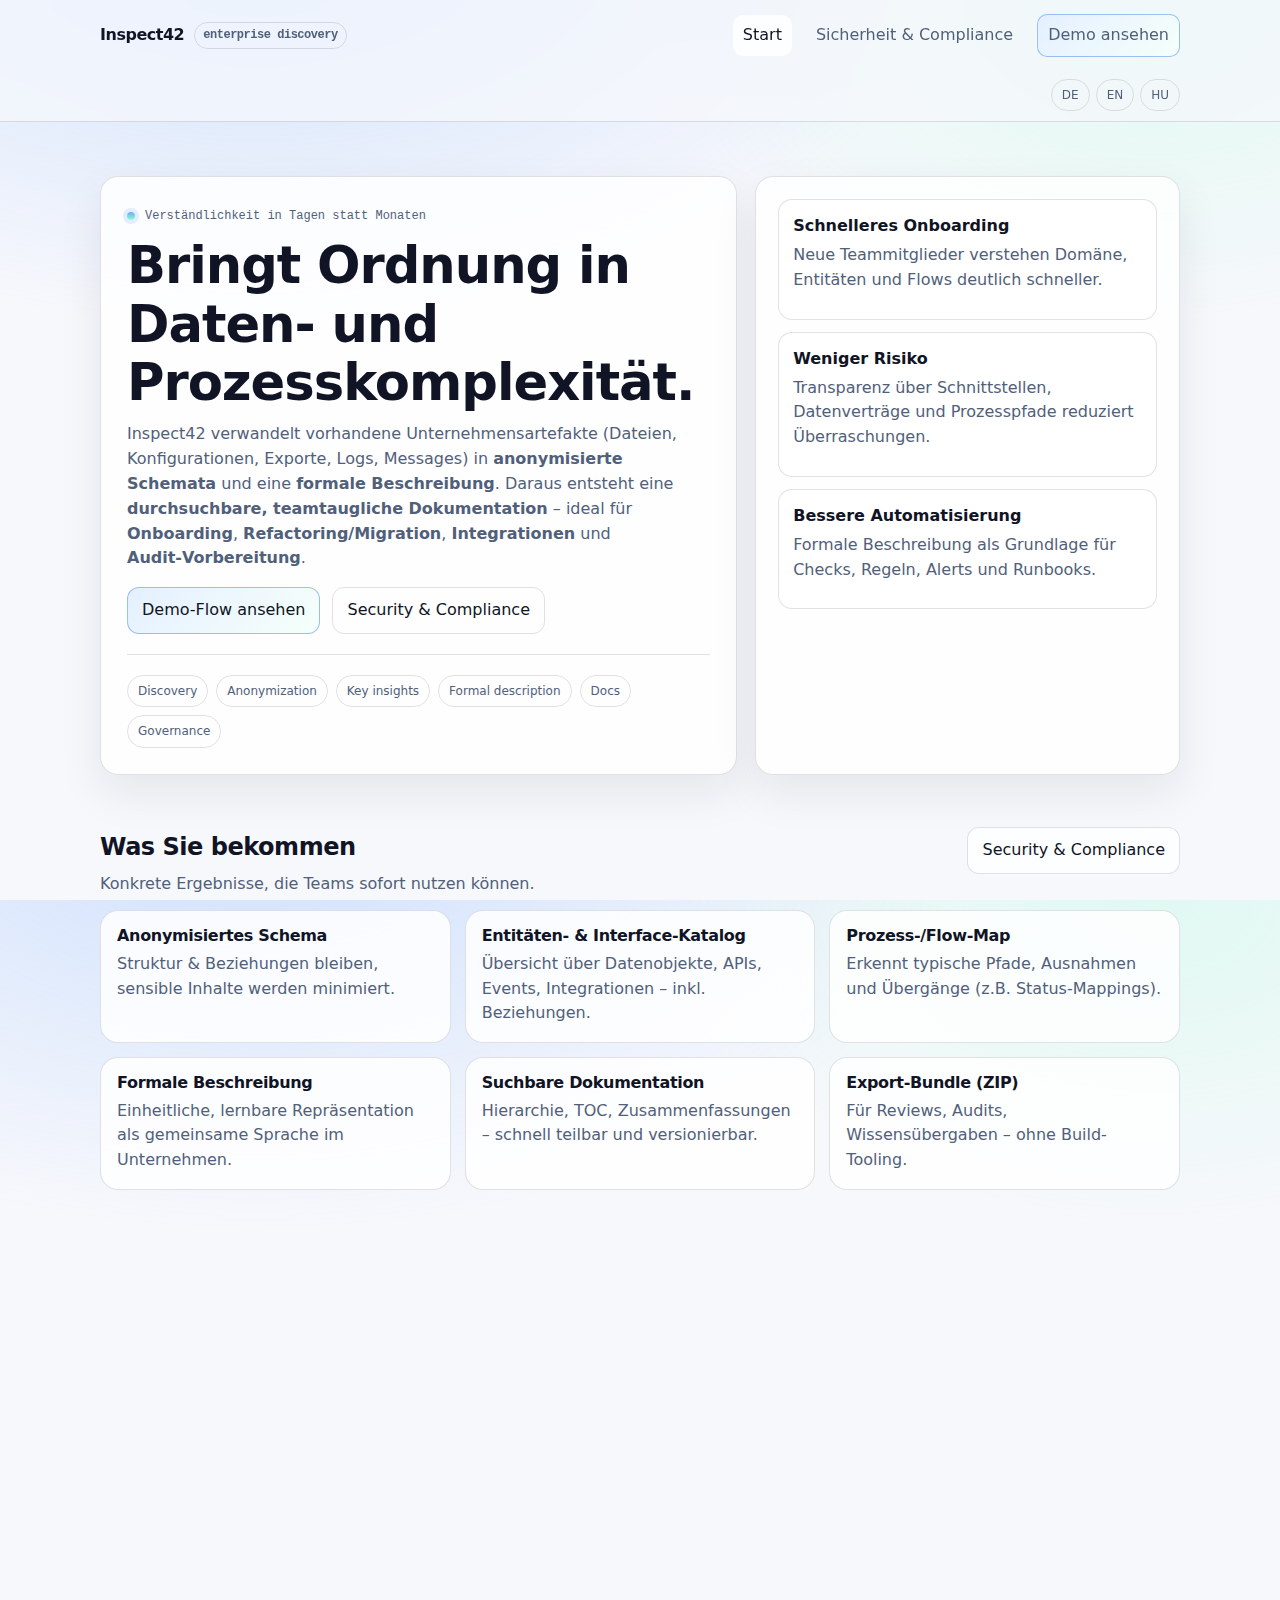
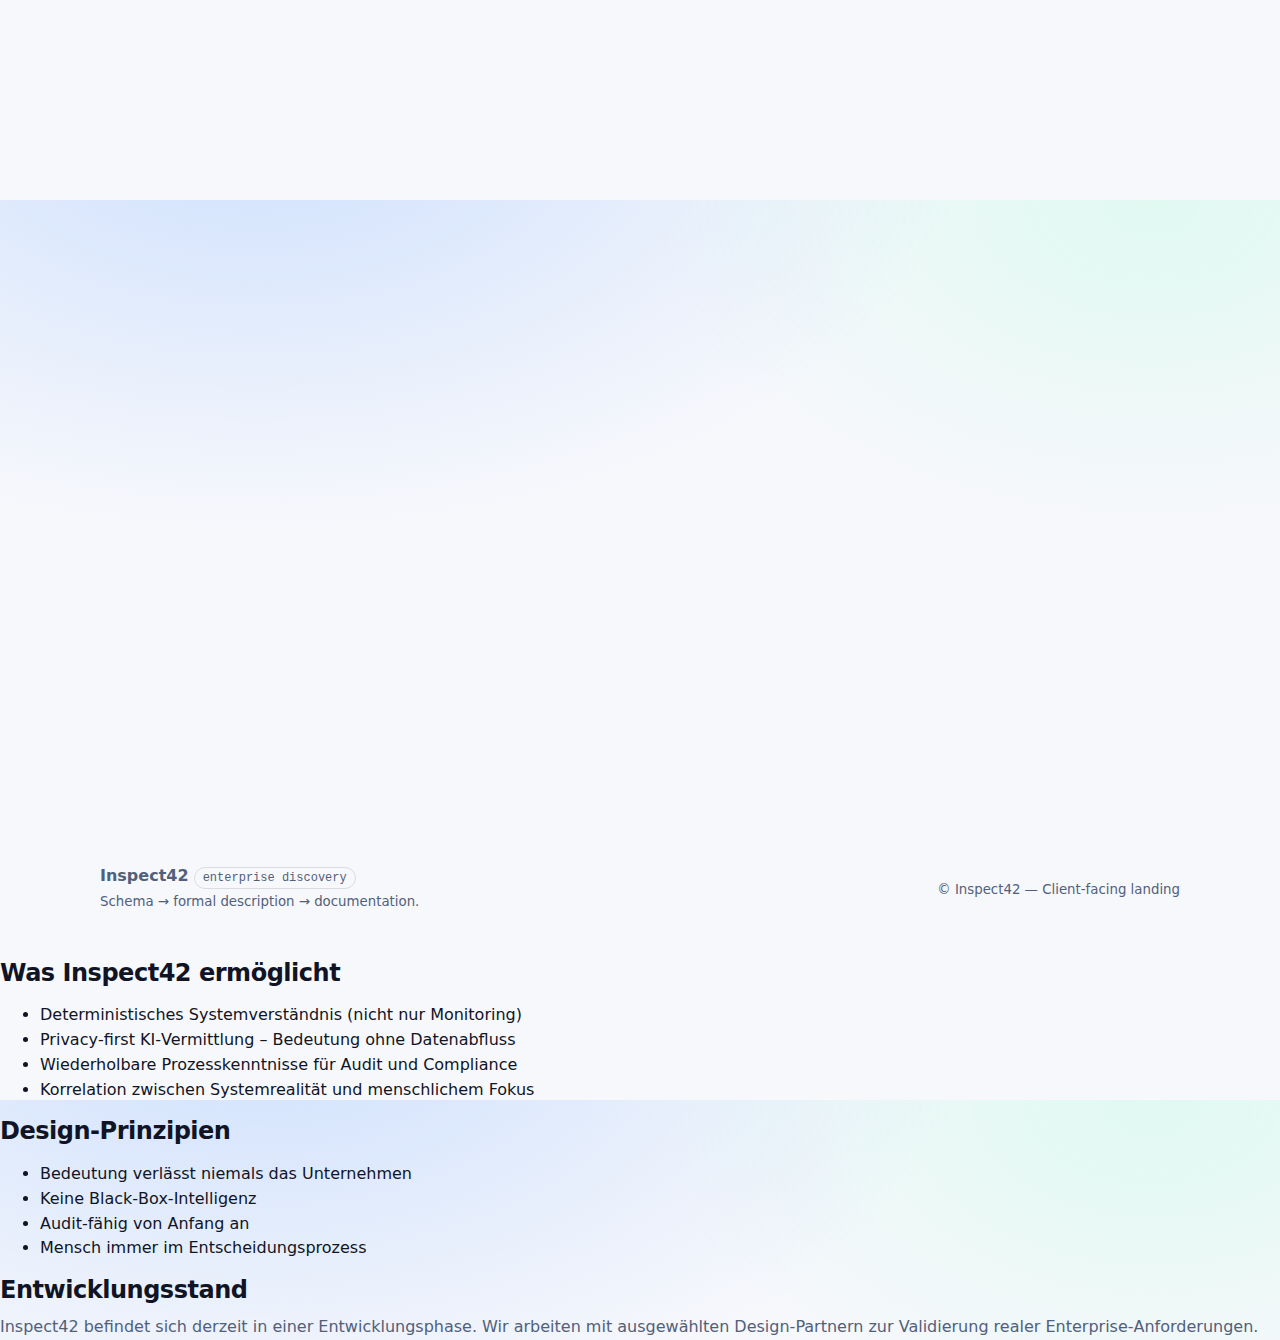
<file: index.html>
<!doctype html>
<html lang="de">
  <head>
    <meta charset="UTF-8" />
    <meta name="viewport" content="width=device-width, initial-scale=1.0" />
    <title>Inspect42 — Enterprise Discovery für Daten & Prozesse</title>
    <meta name="description" content="Macht komplexe Daten- und Prozesslandschaften schnell verständlich: Muster → anonymisiertes Schema → formale Beschreibung → lernbare Dokumentation." />
    <link rel="stylesheet" href="./assets/styles.css" />
  </head>
  <body>
<header class="nav">
  <div class="nav-inner container">
    <a class="brand" href="index.html" aria-label="Inspect42">
      <span>Inspect42</span>
      <span class="badge">enterprise discovery</span>
    </a>
    <nav class="nav-links">
      <a data-nav href="index.html">Start</a>
      <a data-nav href="security.html">Sicherheit & Compliance</a>
      <a class="btn primary" href="index.html#demo">Demo ansehen</a>
    </nav>
  </div>
  <div class="container" style="padding: 8px var(--pad) 10px;">
    <div class="pills" style="gap:6px; justify-content:flex-end;">
      <a class="pill" href="index.html" aria-label="Deutsch">DE</a>
      <a class="pill" href="en/index.html" aria-label="English">EN</a>
      <a class="pill" href="hu/index.html" aria-label="Magyar">HU</a>
    </div>
  </div>
</header>


    <main class="container">
      <!-- HERO -->
      <section class="hero reveal">
        <div class="hero-grid">
          <div class="panel hero-main">
            <div class="kicker"><span class="kdot"></span> Verständlichkeit in Tagen statt Monaten</div>
            <h1>Bringt Ordnung in Daten‑ und Prozesskomplexität.</h1>
            <p class="subhead">Inspect42 verwandelt vorhandene Unternehmensartefakte (Dateien, Konfigurationen, Exporte, Logs, Messages) in <b>anonymisierte Schemata</b> und eine <b>formale Beschreibung</b>. Daraus entsteht eine <b>durchsuchbare, teamtaugliche Dokumentation</b> – ideal für <b>Onboarding</b>, <b>Refactoring/Migration</b>, <b>Integrationen</b> und <b>Audit‑Vorbereitung</b>.</p>

            <div class="hero-actions">
              <a class="btn primary" href="#demo">Demo-Flow ansehen</a>
              <a class="btn ghost" href="security.html">Security & Compliance</a>
            </div>

            <div class="hr"></div>

            <div class="pills">
              <span class="pill">Discovery</span>
              <span class="pill">Anonymization</span>
              <span class="pill">Key insights</span>
              <span class="pill">Formal description</span>
              <span class="pill">Docs</span>
              <span class="pill">Governance</span>
            </div>
          </div>

          <aside class="panel hero-side">
            <div class="stat"><b>Schnelleres Onboarding</b><p>Neue Teammitglieder verstehen Domäne, Entitäten und Flows deutlich schneller.</p></div><div class="stat"><b>Weniger Risiko</b><p>Transparenz über Schnittstellen, Datenverträge und Prozesspfade reduziert Überraschungen.</p></div><div class="stat"><b>Bessere Automatisierung</b><p>Formale Beschreibung als Grundlage für Checks, Regeln, Alerts und Runbooks.</p></div>
          </aside>
        </div>
      </section>

      <!-- OUTPUTS / FEATURES -->
      <section class="section reveal" id="product">
        <div class="section-title">
          <div>
            <h2>Was Sie bekommen</h2>
            <p>Konkrete Ergebnisse, die Teams sofort nutzen können.</p>
          </div>
          <a class="btn" href="security.html">Security & Compliance</a>
        </div>

        <div class="grid">
          <div class="card"><h3>Anonymisiertes Schema</h3><p>Struktur & Beziehungen bleiben, sensible Inhalte werden minimiert.</p></div><div class="card"><h3>Entitäten- & Interface-Katalog</h3><p>Übersicht über Datenobjekte, APIs, Events, Integrationen – inkl. Beziehungen.</p></div><div class="card"><h3>Prozess-/Flow-Map</h3><p>Erkennt typische Pfade, Ausnahmen und Übergänge (z.B. Status-Mappings).</p></div><div class="card"><h3>Formale Beschreibung</h3><p>Einheitliche, lernbare Repräsentation als gemeinsame Sprache im Unternehmen.</p></div><div class="card"><h3>Suchbare Dokumentation</h3><p>Hierarchie, TOC, Zusammenfassungen – schnell teilbar und versionierbar.</p></div><div class="card"><h3>Export-Bundle (ZIP)</h3><p>Für Reviews, Audits, Wissensübergaben – ohne Build-Tooling.</p></div>
        </div>
      </section>

      <!-- DEMO STEPPER (STATIC) -->
      <section class="section reveal" id="demo">
        <div class="section-title">
          <div>
            <h2>So läuft ein typisches Projekt ab (Storyboard)</h2>
            <p>Ein generisches Enterprise-Beispiel – klickbar, ohne Tool-Details.</p>
          </div>
          <small></small>
        </div>

        <div class="panel stepper">
          <div class="steps" role="list" aria-label="Demo steps">
            <div class="step" role="listitem" tabindex="0" data-step="1" data-active="true">
              <div class="step-num">1</div>
              <div class="step-body">
                <b>Scope definieren</b>
                <small>Quellen & Ziele</small>
              </div>
            </div><div class="step" role="listitem" tabindex="0" data-step="2" data-active="false">
              <div class="step-num">2</div>
              <div class="step-body">
                <b>Schema erzeugen</b>
                <small>anonymisiert</small>
              </div>
            </div><div class="step" role="listitem" tabindex="0" data-step="3" data-active="false">
              <div class="step-num">3</div>
              <div class="step-body">
                <b>Insights ableiten</b>
                <small>formalisiert</small>
              </div>
            </div><div class="step" role="listitem" tabindex="0" data-step="4" data-active="false">
              <div class="step-num">4</div>
              <div class="step-body">
                <b>Dokumentieren</b>
                <small>Bundle liefern</small>
              </div>
            </div>

            <div class="hr"></div>
            <div class="pills">
              <span class="pill">No-build</span>
              <span class="pill">static</span>
              <span class="pill">scroll reveal</span>
            </div>
          </div>

          <div class="demo-panel">
            <div data-panel="1">
              <h3>Step 1 — Scope & Muster auswählen</h3>
              <p>Wir definieren gemeinsam den Scope: Welche Daten-/Prozessbereiche sollen sichtbar werden? Dann sammeln wir repräsentative Artefakte.</p>
              <div class="codebox">Beispiele:
- Konfigurationen & Exporte
- Repo-/File-Struktur Snapshots
- Integrations-Logs, Events, Messages
- Beispielpayloads (XML/JSON/CSV)</div>
              <div class="hr"></div>

              <button class="btn primary" type="button" data-next="2">Weiter → Step 2</button>
            </div>
<div data-panel="2" hidden>
              <h3>Step 2 — Anonymisiertes Schema</h3>
              <p>Aus den Mustern entsteht ein anonymisiertes Schema: Fokus auf Struktur, Beziehungen und Typen – nicht auf Inhalte.</p>
              <div class="codebox">Schema-Snippet (Beispiel)
{
  "domain": "OrderProcessing",
  "entities": [
    {"name":"Order", "fields":[{"name":"order_id","type":"string"},{"name":"status","type":"enum"}]},
    {"name":"Shipment", "fields":[{"name":"tracking_id","type":"string"},{"name":"carrier","type":"string"}]}
  ],
  "relations":[{"from":"Order","to":"Shipment","type":"1..n"}]
}</div>
              <div class="hr"></div>
              <button class="btn" type="button" data-prev="1">← Zurück</button>
              <button class="btn primary" type="button" data-next="3">Weiter → Step 3</button>
            </div>
<div data-panel="3" hidden>
              <h3>Step 3 — Key-Insights & formale Beschreibung</h3>
              <p>Wir extrahieren Schlüsselinformationen: Entitäten, Interfaces, Status-/Regelwerke, Abhängigkeiten und Ausnahmen – und formalisieren sie.</p>
              <div class="codebox">Key-Insights (Beispiel)
- Entitäten: Order, Customer, Invoice, Shipment
- Interfaces: /orders, /shipments, /invoice
- Flow: Created → Validated → Packed → Shipped → Closed
- Hinweis: Status-Mapping uneinheitlich zwischen 2 Integrationen</div>
              <div class="hr"></div>
              <button class="btn" type="button" data-prev="2">← Zurück</button>
              <button class="btn primary" type="button" data-next="4">Weiter → Step 4</button>
            </div>
<div data-panel="4" hidden>
              <h3>Step 4 — Doku & Knowledge Bundle</h3>
              <p>Sie erhalten eine suchbare Dokumentation (HTML/PDF) plus Bundle für Team-Reviews und Governance.</p>
              <div class="codebox">Lieferumfang (Beispiel)
- Schema/Descriptor (JSON) + Versionierung
- Dokumentation (HTML/PDF)
- Zusammenfassung: Entitäten, Interfaces, Flows
- Knowledge Bundle: TOC + ZIP</div>
              <div class="hr"></div>
              <button class="btn" type="button" data-prev="3">← Zurück</button>
              <a class="btn primary" href="#use-cases">Use-Cases ansehen</a>
            </div>

          </div>
        </div>
      </section>

      <!-- USE CASES -->
      <section class="section reveal" id="use-cases">
        <div class="section-title">
          <div>
            <h2>Use-Cases</h2>
            <p>Zwei typische Szenarien, die sofort Mehrwert liefern.</p>
          </div>
        </div>

        <div class="grid">
          <div class="card">
            <h3>IT-Softwarehaus — Legacy modernisieren</h3>
            <p><b>Ziel:</b> Refactor/Migration beschleunigen und Risiken reduzieren.<br><b>Ergebnis:</b> Modul-Map, Datenverträge, Interface-Katalog, kritische Abhängigkeiten.</p>
            <div class="codebox">Typische Quick-Wins
- Onboarding halbieren
- Integrationsbrüche früh erkennen
- klare Roadmap für Refactor/Migration</div>
          </div><div class="card">
            <h3>Logistik/Spedition — Order → Shipment Transparenz</h3>
            <p><b>Ziel:</b> End-to-End Sicht auf Status, Tracking, Billing.<br><b>Ergebnis:</b> Formalisierte EDI/XML-Strukturen, Status-Mappings, Ausnahme-Flows.</p>
            <div class="codebox">Typische Quick-Wins
- SLA/Delay Ursachen sichtbar
- Carrier-Mappings stabilisieren
- Automationspunkte für Alerts/Exceptions</div>
          </div><div class="card">
            <h3>Allgemeiner Nutzen</h3>
            <p><b>Eine gemeinsame Sprache</b> für Dev/Ops/Audit/Business – weniger Wissensinseln, schnellere Entscheidungen.</p>
            <div class="codebox">Effekte
- bessere Dokumentation ohne Mehraufwand
- planbare Automatisierung
- governance-fähige Outputs</div>
          </div>
        </div>
      </section>

      <!-- CTA -->
      <section class="section reveal">
        <div class="panel" style="padding: 18px;">
          <div class="section-title" style="margin-bottom: 6px;">
            <div>
              <h2>Lassen Sie uns Ihren PoC starten</h2>
              <p>In kurzer Zeit von Mustern zu Klarheit – ohne Produktivsysteme zu stören.</p>
            </div>
            <a class="btn primary" href="index.html#demo">Demo-Flow ansehen</a>
          </div>
        </div>
      </section>

      <footer class="footer">
        <div class="footgrid">
          <div>
            <b>Inspect42</b> <span class="badge">enterprise discovery</span><br />
            <small>Schema → formal description → documentation.</small>
          </div>
          <div>
            <small>© Inspect42 — Client-facing landing</small>
          </div>
        </div>
      </footer>
    </main>

    <script src="./assets/main.js"></script>
  
<section id="capabilities">
<h2>Was Inspect42 ermöglicht</h2>
<ul>
<li>Deterministisches Systemverständnis (nicht nur Monitoring)</li>
<li>Privacy‑first KI‑Vermittlung – Bedeutung ohne Datenabfluss</li>
<li>Wiederholbare Prozesskenntnisse für Audit und Compliance</li>
<li>Korrelation zwischen Systemrealität und menschlichem Fokus</li>
</ul>
</section>

<section id="principles">
<h2>Design‑Prinzipien</h2>
<ul>
<li>Bedeutung verlässt niemals das Unternehmen</li>
<li>Keine Black‑Box‑Intelligenz</li>
<li>Audit‑fähig von Anfang an</li>
<li>Mensch immer im Entscheidungsprozess</li>
</ul>
</section>

<section id="status">
<h2>Entwicklungsstand</h2>
<p>Inspect42 befindet sich derzeit in einer Entwicklungsphase. Wir arbeiten mit ausgewählten Design‑Partnern zur Validierung realer Enterprise‑Anforderungen.</p>
</section>
</body>
</html>
</file>
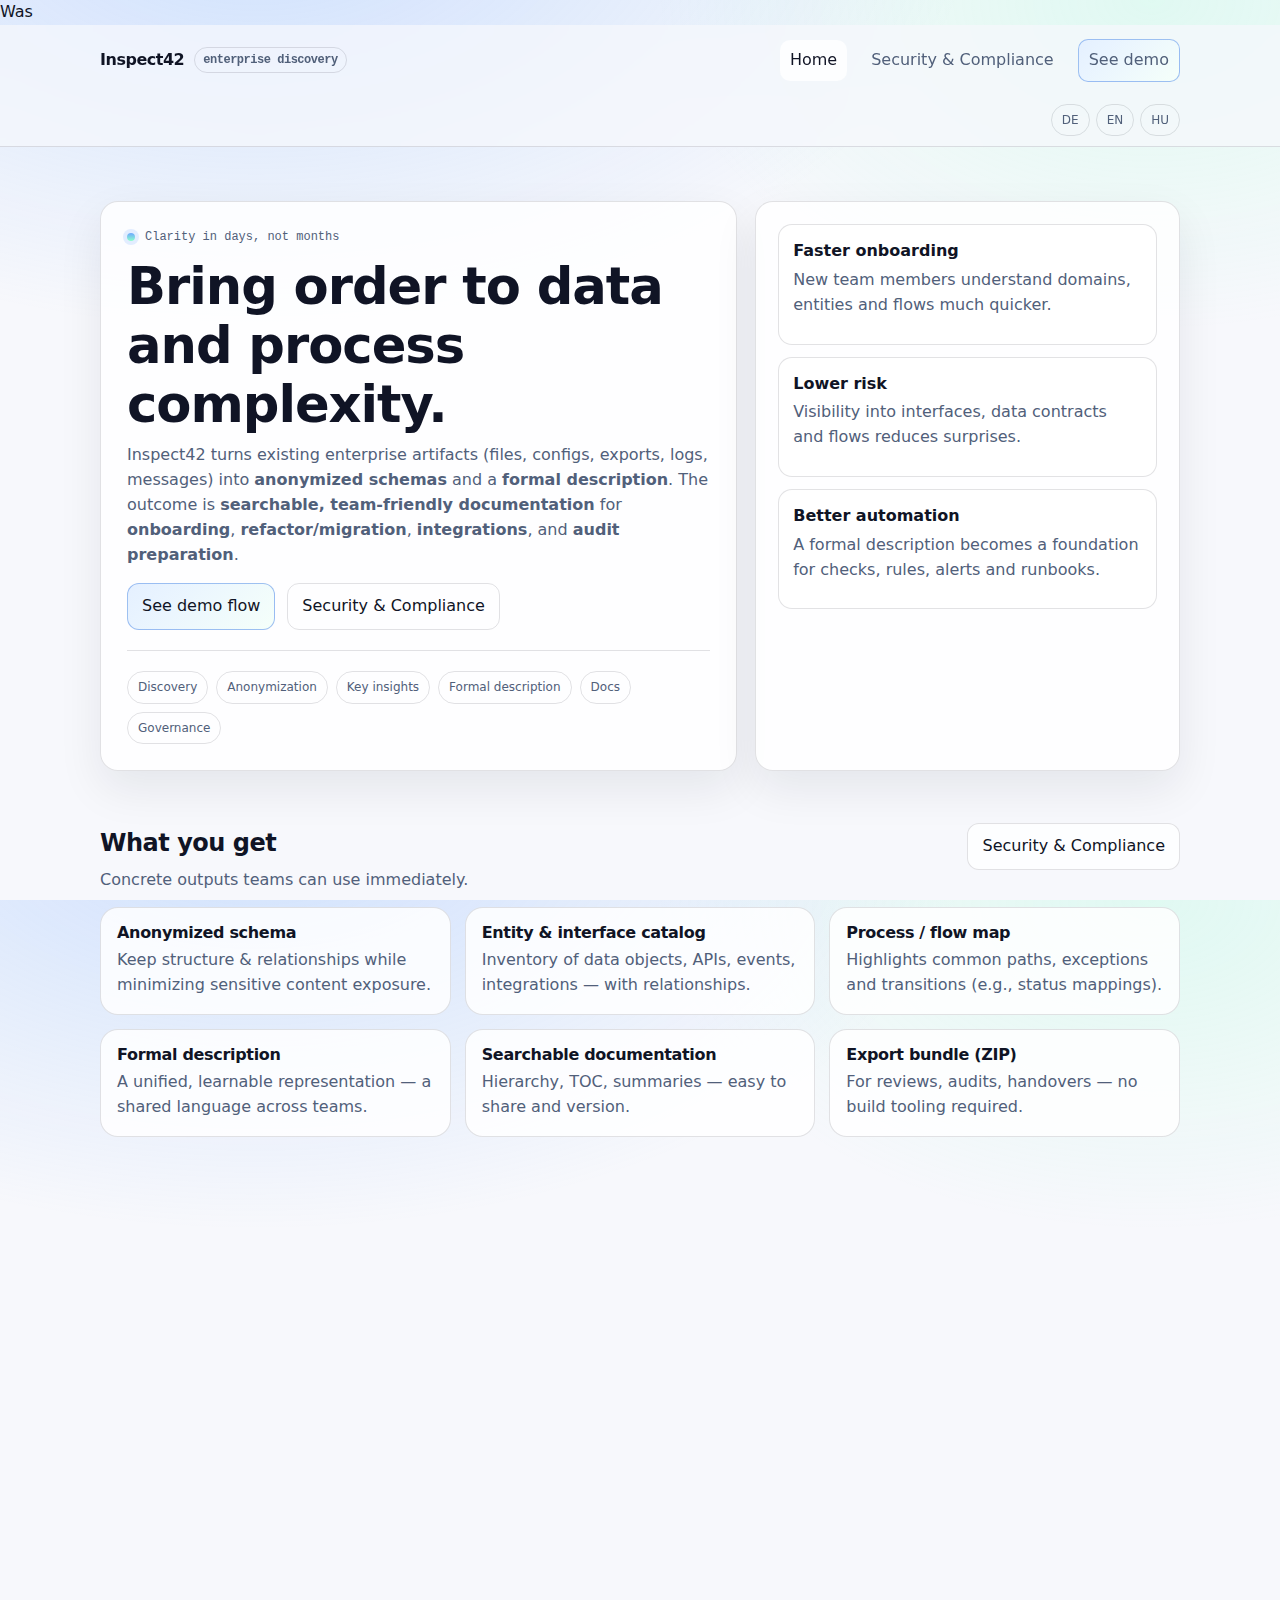
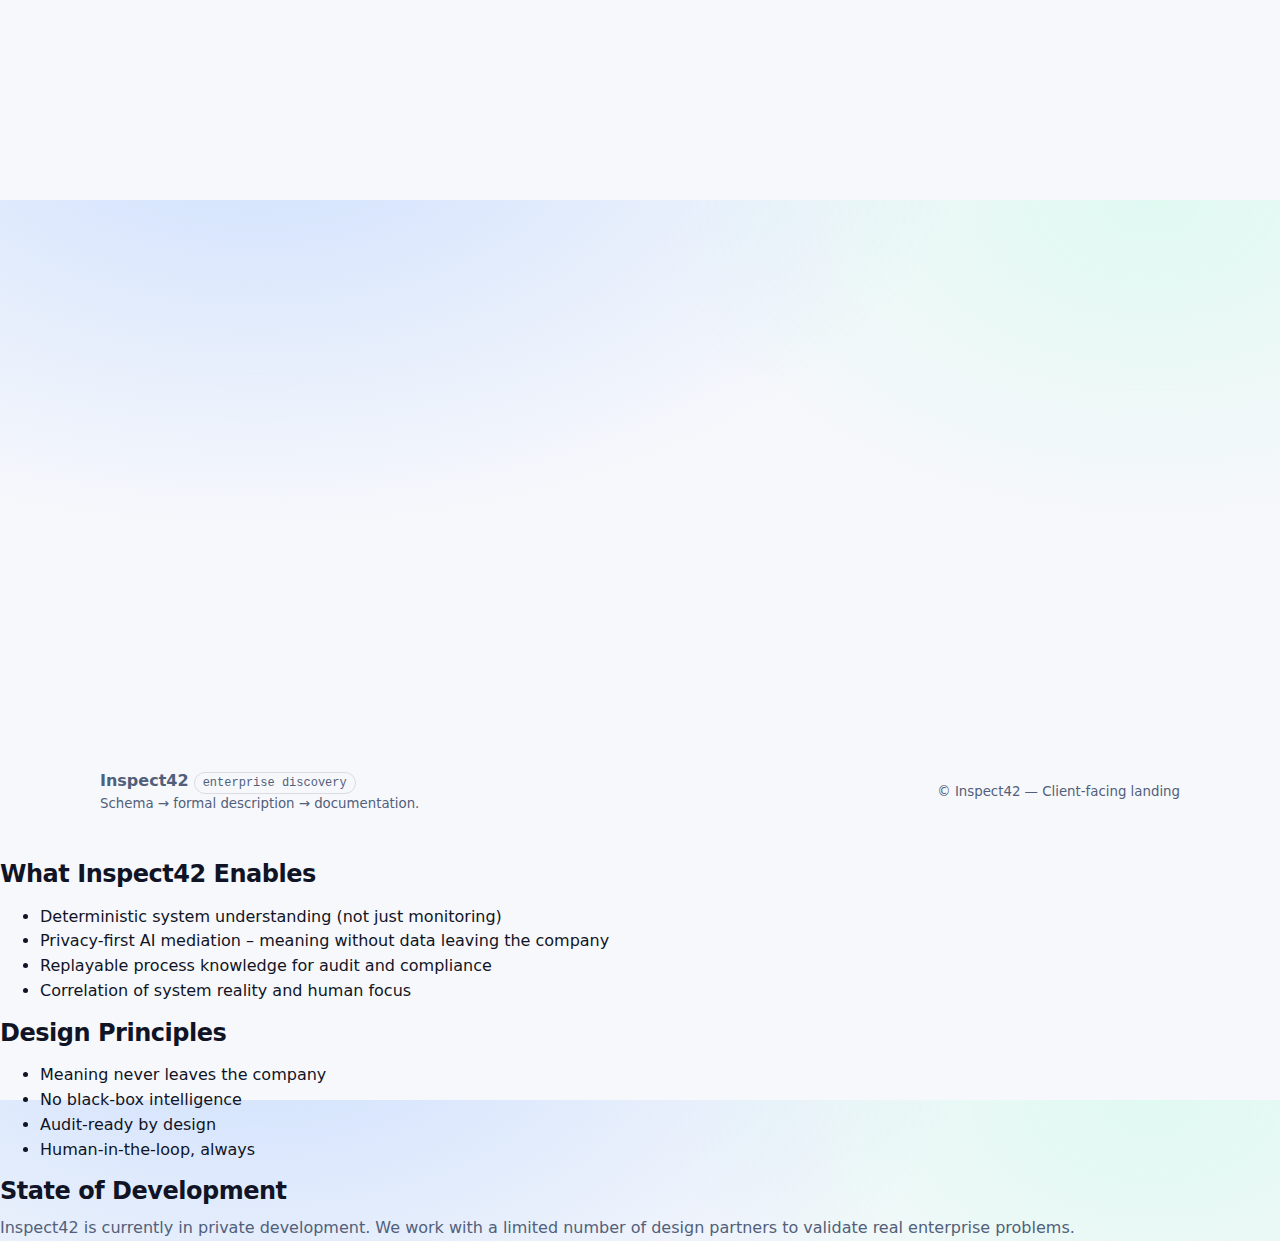
<file: en/index.html>
Was <!doctype html>
<html lang="en">
  <head>
    <meta charset="UTF-8" />
    <meta name="viewport" content="width=device-width, initial-scale=1.0" />
    <title>Inspect42 — Enterprise Discovery for Data & Processes</title>
    <meta name="description" content="Make complex data and process landscapes understandable fast: patterns → anonymized schema → formal description → learnable docs." />
    <link rel="stylesheet" href="../assets/styles.css" />
  </head>
  <body>
<header class="nav">
  <div class="nav-inner container">
    <a class="brand" href="index.html" aria-label="Inspect42">
      <span>Inspect42</span>
      <span class="badge">enterprise discovery</span>
    </a>
    <nav class="nav-links">
      <a data-nav href="index.html">Home</a>
      <a data-nav href="security.html">Security & Compliance</a>
      <a class="btn primary" href="index.html#demo">See demo</a>
    </nav>
  </div>
  <div class="container" style="padding: 8px var(--pad) 10px;">
    <div class="pills" style="gap:6px; justify-content:flex-end;">
      <a class="pill" href="../index.html" aria-label="Deutsch">DE</a>
      <a class="pill" href="../en/index.html" aria-label="English">EN</a>
      <a class="pill" href="../hu/index.html" aria-label="Magyar">HU</a>
    </div>
  </div>
</header>


    <main class="container">
      <!-- HERO -->
      <section class="hero reveal">
        <div class="hero-grid">
          <div class="panel hero-main">
            <div class="kicker"><span class="kdot"></span> Clarity in days, not months</div>
            <h1>Bring order to data and process complexity.</h1>
            <p class="subhead">Inspect42 turns existing enterprise artifacts (files, configs, exports, logs, messages) into <b>anonymized schemas</b> and a <b>formal description</b>. The outcome is <b>searchable, team-friendly documentation</b> for <b>onboarding</b>, <b>refactor/migration</b>, <b>integrations</b>, and <b>audit preparation</b>.</p>

            <div class="hero-actions">
              <a class="btn primary" href="#demo">See demo flow</a>
              <a class="btn ghost" href="security.html">Security & Compliance</a>
            </div>

            <div class="hr"></div>

            <div class="pills">
              <span class="pill">Discovery</span>
              <span class="pill">Anonymization</span>
              <span class="pill">Key insights</span>
              <span class="pill">Formal description</span>
              <span class="pill">Docs</span>
              <span class="pill">Governance</span>
            </div>
          </div>

          <aside class="panel hero-side">
            <div class="stat"><b>Faster onboarding</b><p>New team members understand domains, entities and flows much quicker.</p></div><div class="stat"><b>Lower risk</b><p>Visibility into interfaces, data contracts and flows reduces surprises.</p></div><div class="stat"><b>Better automation</b><p>A formal description becomes a foundation for checks, rules, alerts and runbooks.</p></div>
          </aside>
        </div>
      </section>

      <!-- OUTPUTS / FEATURES -->
      <section class="section reveal" id="product">
        <div class="section-title">
          <div>
            <h2>What you get</h2>
            <p>Concrete outputs teams can use immediately.</p>
          </div>
          <a class="btn" href="security.html">Security & Compliance</a>
        </div>

        <div class="grid">
          <div class="card"><h3>Anonymized schema</h3><p>Keep structure & relationships while minimizing sensitive content exposure.</p></div><div class="card"><h3>Entity & interface catalog</h3><p>Inventory of data objects, APIs, events, integrations — with relationships.</p></div><div class="card"><h3>Process / flow map</h3><p>Highlights common paths, exceptions and transitions (e.g., status mappings).</p></div><div class="card"><h3>Formal description</h3><p>A unified, learnable representation — a shared language across teams.</p></div><div class="card"><h3>Searchable documentation</h3><p>Hierarchy, TOC, summaries — easy to share and version.</p></div><div class="card"><h3>Export bundle (ZIP)</h3><p>For reviews, audits, handovers — no build tooling required.</p></div>
        </div>
      </section>

      <!-- DEMO STEPPER (STATIC) -->
      <section class="section reveal" id="demo">
        <div class="section-title">
          <div>
            <h2>How a typical project runs (storyboard)</h2>
            <p>A generic enterprise example — clickable, without implementation details.</p>
          </div>
          <small></small>
        </div>

        <div class="panel stepper">
          <div class="steps" role="list" aria-label="Demo steps">
            <div class="step" role="listitem" tabindex="0" data-step="1" data-active="true">
              <div class="step-num">1</div>
              <div class="step-body">
                <b>Define scope</b>
                <small>sources & goals</small>
              </div>
            </div><div class="step" role="listitem" tabindex="0" data-step="2" data-active="false">
              <div class="step-num">2</div>
              <div class="step-body">
                <b>Generate schema</b>
                <small>anonymized</small>
              </div>
            </div><div class="step" role="listitem" tabindex="0" data-step="3" data-active="false">
              <div class="step-num">3</div>
              <div class="step-body">
                <b>Derive insights</b>
                <small>formalize</small>
              </div>
            </div><div class="step" role="listitem" tabindex="0" data-step="4" data-active="false">
              <div class="step-num">4</div>
              <div class="step-body">
                <b>Document</b>
                <small>deliver bundle</small>
              </div>
            </div>

            <div class="hr"></div>
            <div class="pills">
              <span class="pill">No-build</span>
              <span class="pill">static</span>
              <span class="pill">scroll reveal</span>
            </div>
          </div>

          <div class="demo-panel">
            <div data-panel="1">
              <h3>Step 1 — Select scope & samples</h3>
              <p>We align on scope: which data/process areas should become visible? Then we collect representative artifacts.</p>
              <div class="codebox">Examples:
- configs & exports
- repo/file structure snapshots
- integration logs, events, messages
- example payloads (XML/JSON/CSV)</div>
              <div class="hr"></div>

              <button class="btn primary" type="button" data-next="2">Continue → Step 2</button>
            </div>
<div data-panel="2" hidden>
              <h3>Step 2 — Anonymized schema</h3>
              <p>We build an anonymized schema focusing on structure, relationships and types — not raw content.</p>
              <div class="codebox">Schema snippet (example)
{
  "domain": "OrderProcessing",
  "entities": [
    {"name":"Order", "fields":[{"name":"order_id","type":"string"},{"name":"status","type":"enum"}]},
    {"name":"Shipment", "fields":[{"name":"tracking_id","type":"string"},{"name":"carrier","type":"string"}]}
  ],
  "relations":[{"from":"Order","to":"Shipment","type":"1..n"}]
}</div>
              <div class="hr"></div>
              <button class="btn" type="button" data-prev="1">← Back</button>
              <button class="btn primary" type="button" data-next="3">Continue → Step 3</button>
            </div>
<div data-panel="3" hidden>
              <h3>Step 3 — Key insights & formal description</h3>
              <p>We extract key information: entities, interfaces, rules/status mappings, dependencies and exceptions — then formalize it.</p>
              <div class="codebox">Key insights (example)
- entities: Order, Customer, Invoice, Shipment
- interfaces: /orders, /shipments, /invoice
- flow: Created → Validated → Packed → Shipped → Closed
- note: status mapping inconsistent across 2 integrations</div>
              <div class="hr"></div>
              <button class="btn" type="button" data-prev="2">← Back</button>
              <button class="btn primary" type="button" data-next="4">Continue → Step 4</button>
            </div>
<div data-panel="4" hidden>
              <h3>Step 4 — Docs & knowledge bundle</h3>
              <p>You receive searchable documentation (HTML/PDF) plus a bundle for team reviews and governance.</p>
              <div class="codebox">Deliverables (example)
- Schema/descriptor (JSON) + versioning
- Documentation (HTML/PDF)
- Summary: entities, interfaces, flows
- Knowledge bundle: TOC + ZIP</div>
              <div class="hr"></div>
              <button class="btn" type="button" data-prev="3">← Back</button>
              <a class="btn primary" href="#use-cases">See use-cases</a>
            </div>

          </div>
        </div>
      </section>

      <!-- USE CASES -->
      <section class="section reveal" id="use-cases">
        <div class="section-title">
          <div>
            <h2>Use-cases</h2>
            <p>Two typical scenarios that deliver value quickly.</p>
          </div>
        </div>

        <div class="grid">
          <div class="card">
            <h3>IT development — modernize a legacy system</h3>
            <p><b>Goal:</b> accelerate refactor/migration and reduce risk.<br><b>Outcome:</b> module map, data contracts, interface catalog, critical dependencies.</p>
            <div class="codebox">Typical quick wins
- faster onboarding
- catch integration breaks early
- clearer refactor/migration roadmap</div>
          </div><div class="card">
            <h3>Logistics / freight forwarding — order → shipment visibility</h3>
            <p><b>Goal:</b> end-to-end view of status, tracking, billing.<br><b>Outcome:</b> formalized EDI/XML structures, status mappings, exception flows.</p>
            <div class="codebox">Typical quick wins
- surface SLA/delay causes
- stabilize carrier mappings
- automation points for alerts/exceptions</div>
          </div><div class="card">
            <h3>General value</h3>
            <p><b>One shared language</b> for Dev/Ops/Audit/Business — fewer silos, faster decisions.</p>
            <div class="codebox">Effects
- better docs with less effort
- predictable automation
- governance-ready outputs</div>
          </div>
        </div>
      </section>

      <!-- CTA -->
      <section class="section reveal">
        <div class="panel" style="padding: 18px;">
          <div class="section-title" style="margin-bottom: 6px;">
            <div>
              <h2>Let’s start your PoC</h2>
              <p>Go from patterns to clarity quickly — without disrupting production systems.</p>
            </div>
            <a class="btn primary" href="index.html#demo">See demo flow</a>
          </div>
        </div>
      </section>

      <footer class="footer">
        <div class="footgrid">
          <div>
            <b>Inspect42</b> <span class="badge">enterprise discovery</span><br />
            <small>Schema → formal description → documentation.</small>
          </div>
          <div>
            <small>© Inspect42 — Client-facing landing</small>
          </div>
        </div>
      </footer>
    </main>

    <script src="../assets/main.js"></script>
  
<section id="capabilities">
<h2>What Inspect42 Enables</h2>
<ul>
<li>Deterministic system understanding (not just monitoring)</li>
<li>Privacy-first AI mediation – meaning without data leaving the company</li>
<li>Replayable process knowledge for audit and compliance</li>
<li>Correlation of system reality and human focus</li>
</ul>
</section>

<section id="principles">
<h2>Design Principles</h2>
<ul>
<li>Meaning never leaves the company</li>
<li>No black-box intelligence</li>
<li>Audit-ready by design</li>
<li>Human-in-the-loop, always</li>
</ul>
</section>

<section id="status">
<h2>State of Development</h2>
<p>Inspect42 is currently in private development. We work with a limited number of design partners to validate real enterprise problems.</p>
</section>




</body>
</html>
</file>
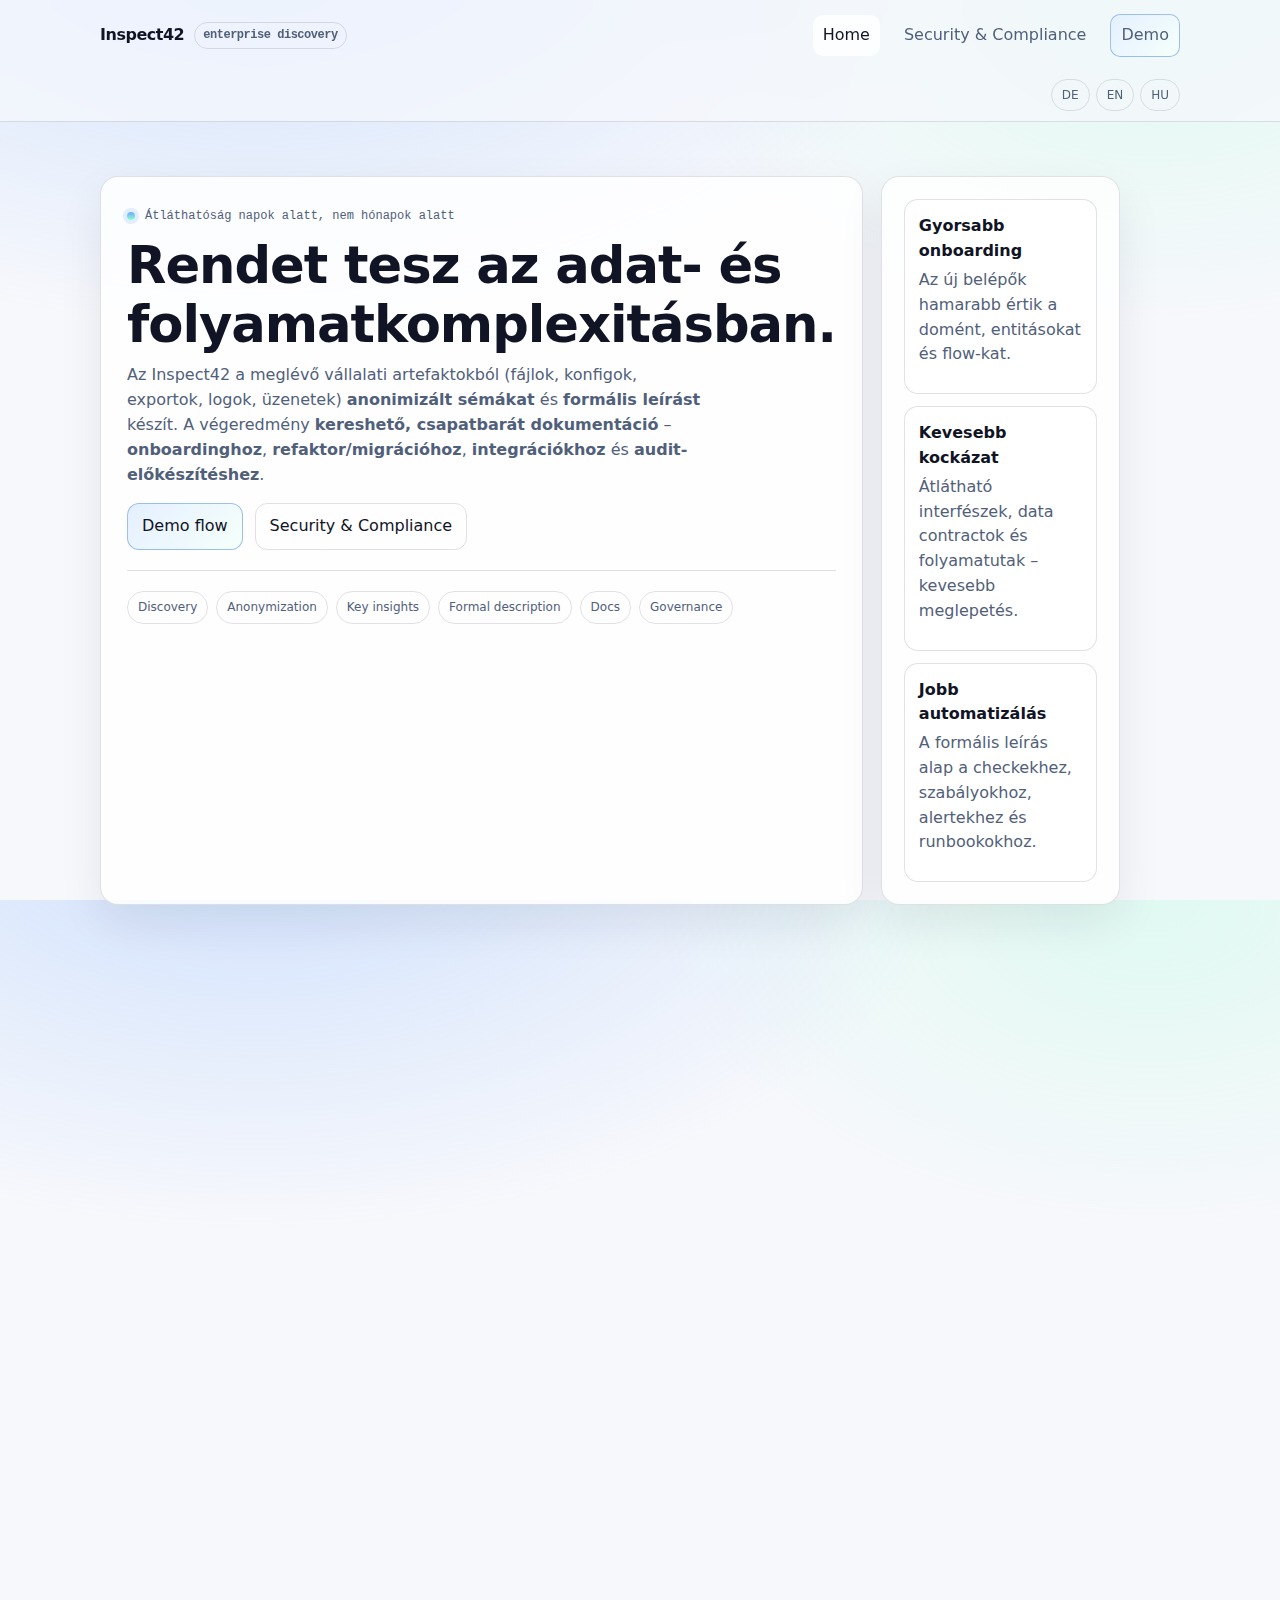
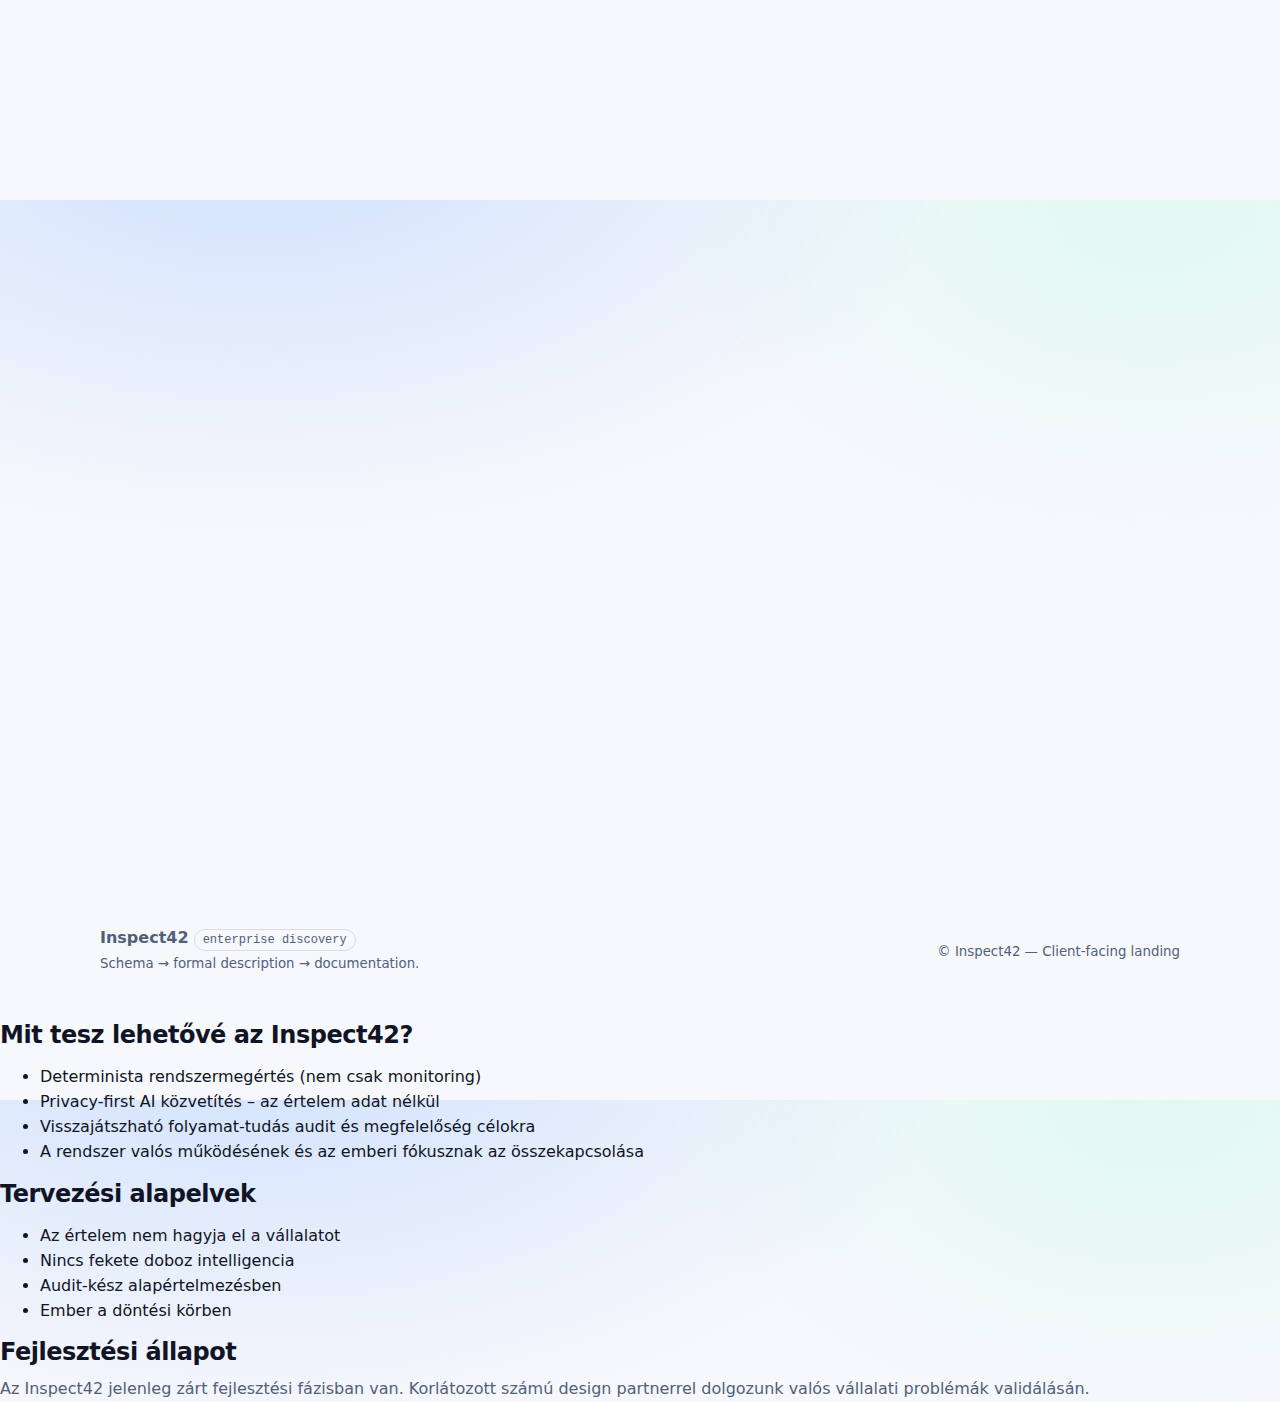
<file: hu/index.html>
<!doctype html>
<html lang="hu">
  <head>
    <meta charset="UTF-8" />
    <meta name="viewport" content="width=device-width, initial-scale=1.0" />
    <title>Inspect42 — Enterprise Discovery adatokhoz és folyamatokhoz</title>
    <meta name="description" content="Komplex adat- és folyamatkörnyezetek gyors megértése: minták → anonimizált séma → formális leírás → tanulható dokumentáció." />
    <link rel="stylesheet" href="../assets/styles.css" />
  </head>
  <body>
<header class="nav">
  <div class="nav-inner container">
    <a class="brand" href="index.html" aria-label="Inspect42">
      <span>Inspect42</span>
      <span class="badge">enterprise discovery</span>
    </a>
    <nav class="nav-links">
      <a data-nav href="index.html">Home</a>
      <a data-nav href="security.html">Security & Compliance</a>
      <a class="btn primary" href="index.html#demo">Demo</a>
    </nav>
  </div>
  <div class="container" style="padding: 8px var(--pad) 10px;">
    <div class="pills" style="gap:6px; justify-content:flex-end;">
      <a class="pill" href="../index.html" aria-label="Deutsch">DE</a>
      <a class="pill" href="../en/index.html" aria-label="English">EN</a>
      <a class="pill" href="../hu/index.html" aria-label="Magyar">HU</a>
    </div>
  </div>
</header>


    <main class="container">
      <!-- HERO -->
      <section class="hero reveal">
        <div class="hero-grid">
          <div class="panel hero-main">
            <div class="kicker"><span class="kdot"></span> Átláthatóság napok alatt, nem hónapok alatt</div>
            <h1>Rendet tesz az adat‑ és folyamatkomplexitásban.</h1>
            <p class="subhead">Az Inspect42 a meglévő vállalati artefaktokból (fájlok, konfigok, exportok, logok, üzenetek) <b>anonimizált sémákat</b> és <b>formális leírást</b> készít. A végeredmény <b>kereshető, csapatbarát dokumentáció</b> – <b>onboardinghoz</b>, <b>refaktor/migrációhoz</b>, <b>integrációkhoz</b> és <b>audit-előkészítéshez</b>.</p>

            <div class="hero-actions">
              <a class="btn primary" href="#demo">Demo flow</a>
              <a class="btn ghost" href="security.html">Security & Compliance</a>
            </div>

            <div class="hr"></div>

            <div class="pills">
              <span class="pill">Discovery</span>
              <span class="pill">Anonymization</span>
              <span class="pill">Key insights</span>
              <span class="pill">Formal description</span>
              <span class="pill">Docs</span>
              <span class="pill">Governance</span>
            </div>
          </div>

          <aside class="panel hero-side">
            <div class="stat"><b>Gyorsabb onboarding</b><p>Az új belépők hamarabb értik a domént, entitásokat és flow-kat.</p></div><div class="stat"><b>Kevesebb kockázat</b><p>Átlátható interfészek, data contractok és folyamatutak – kevesebb meglepetés.</p></div><div class="stat"><b>Jobb automatizálás</b><p>A formális leírás alap a checkekhez, szabályokhoz, alertekhez és runbookokhoz.</p></div>
          </aside>
        </div>
      </section>

      <!-- OUTPUTS / FEATURES -->
      <section class="section reveal" id="product">
        <div class="section-title">
          <div>
            <h2>Amit kapsz</h2>
            <p>Azonnal használható kimenetek csapatoknak.</p>
          </div>
          <a class="btn" href="security.html">Security & Compliance</a>
        </div>

        <div class="grid">
          <div class="card"><h3>Anonimizált séma</h3><p>A struktúra és kapcsolatok megmaradnak, az érzékeny kitettség csökken.</p></div><div class="card"><h3>Entitás- és interfész-katalógus</h3><p>Adatobjektumok, API-k, eventek, integrációk – kapcsolatokkal.</p></div><div class="card"><h3>Folyamat / flow térkép</h3><p>Tipikus utak, kivételek, átmenetek (pl. státusz mappingok) kiemelve.</p></div><div class="card"><h3>Formális leírás</h3><p>Egységes, tanulható reprezentáció — közös nyelv csapatok között.</p></div><div class="card"><h3>Kereshető dokumentáció</h3><p>Hierarchia, TOC, összefoglalók — könnyű megosztás és verziózás.</p></div><div class="card"><h3>Export bundle (ZIP)</h3><p>Review-hoz, auditokhoz, tudásátadáshoz — build nélkül.</p></div>
        </div>
      </section>

      <!-- DEMO STEPPER (STATIC) -->
      <section class="section reveal" id="demo">
        <div class="section-title">
          <div>
            <h2>Így néz ki egy tipikus projekt (storyboard)</h2>
            <p>Általános enterprise példa — kattintható, implementációs részletek nélkül.</p>
          </div>
          <small></small>
        </div>

        <div class="panel stepper">
          <div class="steps" role="list" aria-label="Demo steps">
            <div class="step" role="listitem" tabindex="0" data-step="1" data-active="true">
              <div class="step-num">1</div>
              <div class="step-body">
                <b>Scope</b>
                <small>források & célok</small>
              </div>
            </div><div class="step" role="listitem" tabindex="0" data-step="2" data-active="false">
              <div class="step-num">2</div>
              <div class="step-body">
                <b>Séma</b>
                <small>anonimizált</small>
              </div>
            </div><div class="step" role="listitem" tabindex="0" data-step="3" data-active="false">
              <div class="step-num">3</div>
              <div class="step-body">
                <b>Insight</b>
                <small>formalizálás</small>
              </div>
            </div><div class="step" role="listitem" tabindex="0" data-step="4" data-active="false">
              <div class="step-num">4</div>
              <div class="step-body">
                <b>Doksi</b>
                <small>bundle</small>
              </div>
            </div>

            <div class="hr"></div>
            <div class="pills">
              <span class="pill">No-build</span>
              <span class="pill">static</span>
              <span class="pill">scroll reveal</span>
            </div>
          </div>

          <div class="demo-panel">
            <div data-panel="1">
              <h3>Step 1 — Scope és minták</h3>
              <p>Egyeztetjük a scope-ot: mely adat/folyamat területek legyenek láthatók? Utána gyűjtünk reprezentatív artefaktokat.</p>
              <div class="codebox">Példák:
- konfigok & exportok
- repo/fájlstruktúra snapshot
- integrációs logok, eventek, üzenetek
- mintapéldányok (XML/JSON/CSV)</div>
              <div class="hr"></div>

              <button class="btn primary" type="button" data-next="2">Continue → Step 2</button>
            </div>
<div data-panel="2" hidden>
              <h3>Step 2 — Anonimizált séma</h3>
              <p>Anonimizált sémát készítünk: fókusz a struktúrán, kapcsolatokon és típusokon — nem a nyers tartalmon.</p>
              <div class="codebox">Schema snippet (példa)
{
  "domain": "OrderProcessing",
  "entities": [
    {"name":"Order", "fields":[{"name":"order_id","type":"string"},{"name":"status","type":"enum"}]},
    {"name":"Shipment", "fields":[{"name":"tracking_id","type":"string"},{"name":"carrier","type":"string"}]}
  ],
  "relations":[{"from":"Order","to":"Shipment","type":"1..n"}]
}</div>
              <div class="hr"></div>
              <button class="btn" type="button" data-prev="1">← Back</button>
              <button class="btn primary" type="button" data-next="3">Continue → Step 3</button>
            </div>
<div data-panel="3" hidden>
              <h3>Step 3 — Kulcsinfó & formális leírás</h3>
              <p>Kinyerjük a kulcsinformációkat: entitások, interfészek, szabályok/státusz mappingok, függőségek, kivételek — majd formalizáljuk.</p>
              <div class="codebox">Key insights (példa)
- entitások: Order, Customer, Invoice, Shipment
- interfészek: /orders, /shipments, /invoice
- flow: Created → Validated → Packed → Shipped → Closed
- megjegyzés: státusz mapping inkonzisztens 2 integráció között</div>
              <div class="hr"></div>
              <button class="btn" type="button" data-prev="2">← Back</button>
              <button class="btn primary" type="button" data-next="4">Continue → Step 4</button>
            </div>
<div data-panel="4" hidden>
              <h3>Step 4 — Dokumentáció & bundle</h3>
              <p>Kereshető dokumentációt kapsz (HTML/PDF) és egy bundle-t csapat review-hoz és governance-hez.</p>
              <div class="codebox">Deliverables (példa)
- Schema/descriptor (JSON) + verziózás
- Dokumentáció (HTML/PDF)
- Összefoglaló: entitások, interfészek, flow-k
- Tudáscsomag: TOC + ZIP</div>
              <div class="hr"></div>
              <button class="btn" type="button" data-prev="3">← Back</button>
              <a class="btn primary" href="#use-cases">Use-case-ek</a>
            </div>

          </div>
        </div>
      </section>

      <!-- USE CASES -->
      <section class="section reveal" id="use-cases">
        <div class="section-title">
          <div>
            <h2>Use-case-ek</h2>
            <p>Két tipikus szcenárió, ami gyorsan értéket ad.</p>
          </div>
        </div>

        <div class="grid">
          <div class="card">
            <h3>IT fejlesztés — legacy modernizáció</h3>
            <p><b>Cél:</b> refaktor/migráció gyorsítása, kockázat csökkentése.<br><b>Eredmény:</b> modul térkép, data contractok, interfész katalógus, kritikus függőségek.</p>
            <div class="codebox">Tipikus quick win
- gyorsabb onboarding
- integrációs törések korai jelzése
- tisztább refaktor/migráció roadmap</div>
          </div><div class="card">
            <h3>Logisztika / speditőr — order → shipment átláthatóság</h3>
            <p><b>Cél:</b> end-to-end státusz, tracking, számlázás átlátása.<br><b>Eredmény:</b> formalizált EDI/XML, státusz mappingok, exception flow-k.</p>
            <div class="codebox">Tipikus quick win
- SLA/késés okok láthatók
- carrier mapping stabilizálás
- automatizálási pontok (alert/exception)</div>
          </div><div class="card">
            <h3>Általános érték</h3>
            <p><b>Egy közös nyelv</b> Dev/Ops/Audit/Business között — kevesebb tudássziget, gyorsabb döntés.</p>
            <div class="codebox">Hatások
- jobb doksi kevesebb munkával
- tervezhető automatizálás
- governance-kész kimenetek</div>
          </div>
        </div>
      </section>

      <!-- CTA -->
      <section class="section reveal">
        <div class="panel" style="padding: 18px;">
          <div class="section-title" style="margin-bottom: 6px;">
            <div>
              <h2>Indítsuk el a PoC-ot</h2>
              <p>Mintákból gyorsan átláthatóság – a produktív rendszerek zavarása nélkül.</p>
            </div>
            <a class="btn primary" href="index.html#demo">Demo flow</a>
          </div>
        </div>
      </section>

      <footer class="footer">
        <div class="footgrid">
          <div>
            <b>Inspect42</b> <span class="badge">enterprise discovery</span><br />
            <small>Schema → formal description → documentation.</small>
          </div>
          <div>
            <small>© Inspect42 — Client-facing landing</small>
          </div>
        </div>
      </footer>
    </main>

    <script src="../assets/main.js"></script>
  
<section id="capabilities">
<h2>Mit tesz lehetővé az Inspect42?</h2>
<ul>
<li>Determinista rendszermegértés (nem csak monitoring)</li>
<li>Privacy-first AI közvetítés – az értelem adat nélkül</li>
<li>Visszajátszható folyamat-tudás audit és megfelelőség célokra</li>
<li>A rendszer valós működésének és az emberi fókusznak az összekapcsolása</li>
</ul>
</section>

<section id="principles">
<h2>Tervezési alapelvek</h2>
<ul>
<li>Az értelem nem hagyja el a vállalatot</li>
<li>Nincs fekete doboz intelligencia</li>
<li>Audit-kész alapértelmezésben</li>
<li>Ember a döntési körben</li>
</ul>
</section>

<section id="status">
<h2>Fejlesztési állapot</h2>
<p>Az Inspect42 jelenleg zárt fejlesztési fázisban van. Korlátozott számú design partnerrel dolgozunk valós vállalati problémák validálásán.</p>
</section>

</body>
</html>
</file>
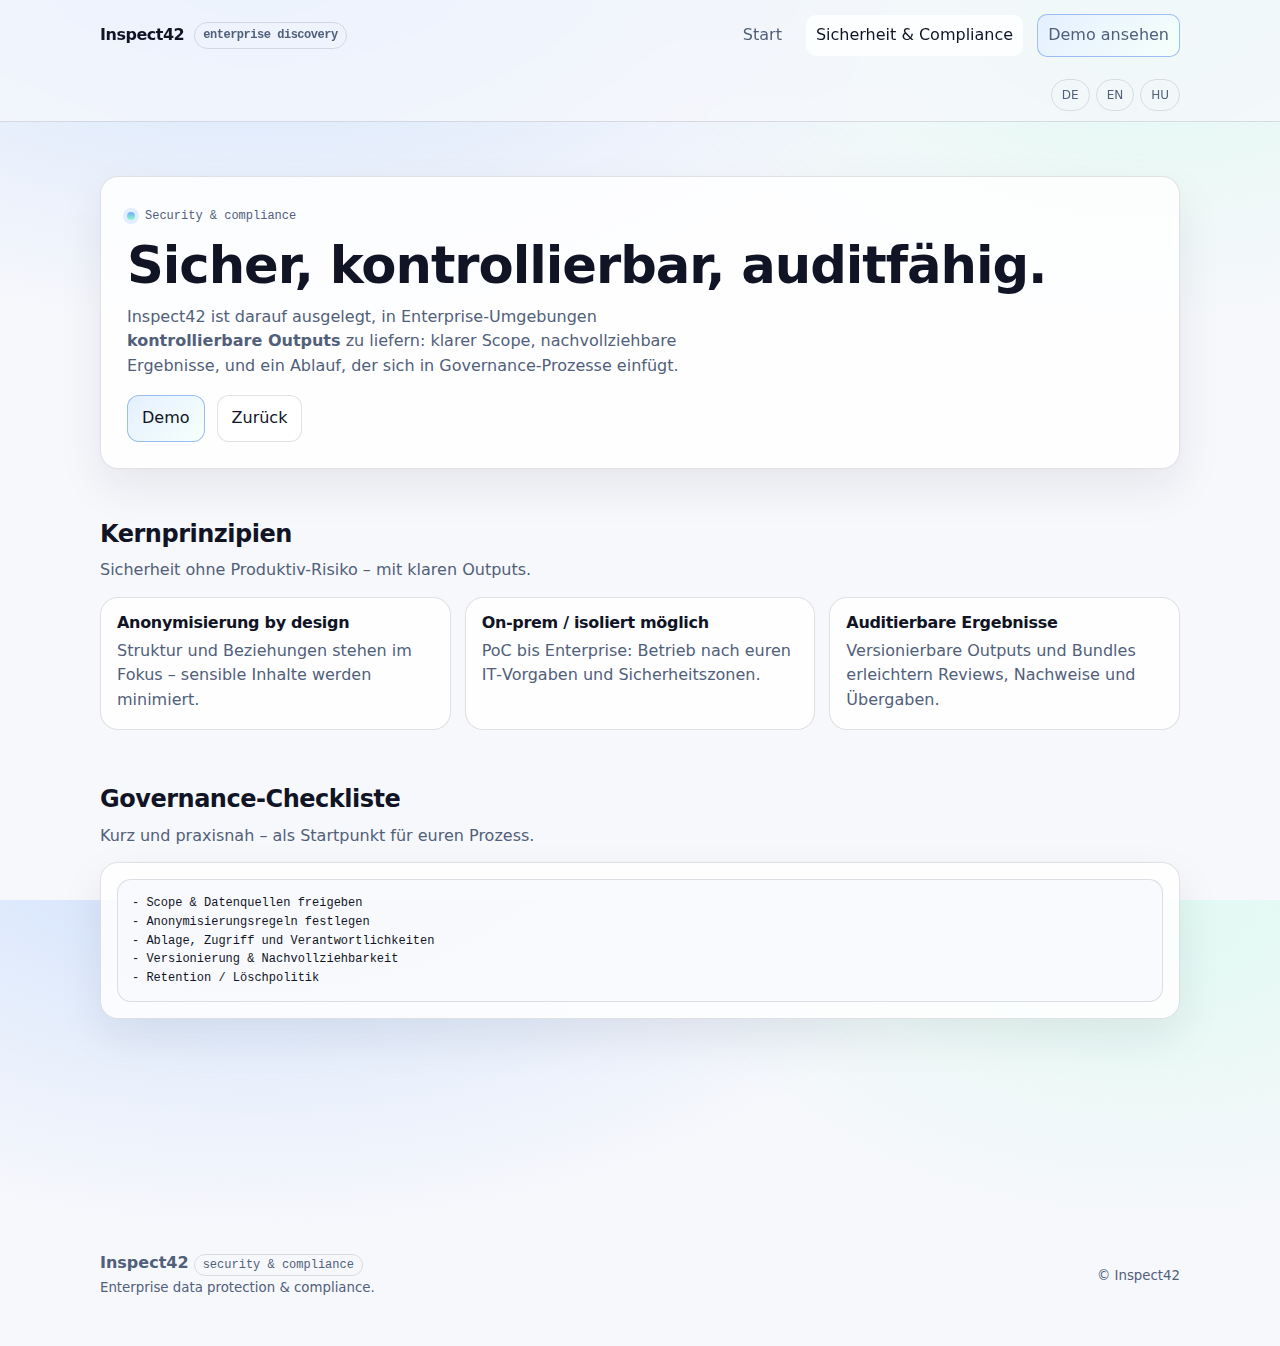
<file: security.html>
<!doctype html>
<html lang="de">
  <head>
    <meta charset="UTF-8" />
    <meta name="viewport" content="width=device-width, initial-scale=1.0" />
    <title>Inspect42 — Sicherheit & Compliance</title>
    <meta name="description" content="Datenschutz, Governance, Auditierbarkeit – enterprise-tauglich." />
    <link rel="stylesheet" href="./assets/styles.css" />
  </head>
  <body>
<header class="nav">
  <div class="nav-inner container">
    <a class="brand" href="index.html" aria-label="Inspect42">
      <span>Inspect42</span>
      <span class="badge">enterprise discovery</span>
    </a>
    <nav class="nav-links">
      <a data-nav href="index.html">Start</a>
      <a data-nav href="security.html">Sicherheit & Compliance</a>
      <a class="btn primary" href="index.html#demo">Demo ansehen</a>
    </nav>
  </div>
  <div class="container" style="padding: 8px var(--pad) 10px;">
    <div class="pills" style="gap:6px; justify-content:flex-end;">
      <a class="pill" href="index.html" aria-label="Deutsch">DE</a>
      <a class="pill" href="en/index.html" aria-label="English">EN</a>
      <a class="pill" href="hu/index.html" aria-label="Magyar">HU</a>
    </div>
  </div>
</header>


    <main class="container">
      <section class="hero reveal">
        <div class="panel hero-main" style="padding: 26px;">
          <div class="kicker"><span class="kdot"></span> Security & compliance</div>
          <h1>Sicher, kontrollierbar, auditfähig.</h1>
          <p class="subhead">Inspect42 ist darauf ausgelegt, in Enterprise-Umgebungen <b>kontrollierbare Outputs</b> zu liefern: klarer Scope, nachvollziehbare Ergebnisse, und ein Ablauf, der sich in Governance-Prozesse einfügt.</p>

          <div class="hero-actions">
            <a class="btn primary" href="index.html#demo">Demo</a>
            <a class="btn" href="index.html">Zurück</a>
          </div>
        </div>
      </section>

      <section class="section reveal">
        <div class="section-title">
          <div>
            <h2>Kernprinzipien</h2>
            <p>Sicherheit ohne Produktiv-Risiko – mit klaren Outputs.</p>
          </div>
        </div>

        <div class="grid">
          <div class="card"><h3>Anonymisierung by design</h3><p>Struktur und Beziehungen stehen im Fokus – sensible Inhalte werden minimiert.</p></div><div class="card"><h3>On‑prem / isoliert möglich</h3><p>PoC bis Enterprise: Betrieb nach euren IT‑Vorgaben und Sicherheitszonen.</p></div><div class="card"><h3>Auditierbare Ergebnisse</h3><p>Versionierbare Outputs und Bundles erleichtern Reviews, Nachweise und Übergaben.</p></div>
        </div>
      </section>

      <section class="section reveal">
        <div class="section-title">
          <div>
            <h2>Governance-Checkliste</h2>
            <p>Kurz und praxisnah – als Startpunkt für euren Prozess.</p>
          </div>
        </div>

        <div class="panel" style="padding: 16px;">
          <div class="codebox">- Scope & Datenquellen freigeben
- Anonymisierungsregeln festlegen
- Ablage, Zugriff und Verantwortlichkeiten
- Versionierung & Nachvollziehbarkeit
- Retention / Löschpolitik</div>
        </div>
      </section>

      <section class="section reveal">
        <div class="panel" style="padding: 18px;">
          <div class="section-title" style="margin-bottom: 6px;">
            <div>
              <h2>Compliance ohne Reibung</h2>
              <p>Ergebnisse, die Teams nutzen können – und die Governance akzeptiert.</p>
            </div>
            <a class="btn primary" href="index.html#demo">Demo-Flow</a>
          </div>
        </div>
      </section>

      <footer class="footer">
        <div class="footgrid">
          <div>
            <b>Inspect42</b> <span class="badge">security &amp; compliance</span><br />
            <small>Enterprise data protection & compliance.</small>
          </div>
          <div>
            <small>© Inspect42</small>
          </div>
        </div>
      </footer>
    </main>

    <script src="./assets/main.js"></script>
  </body>
</html>
</file>
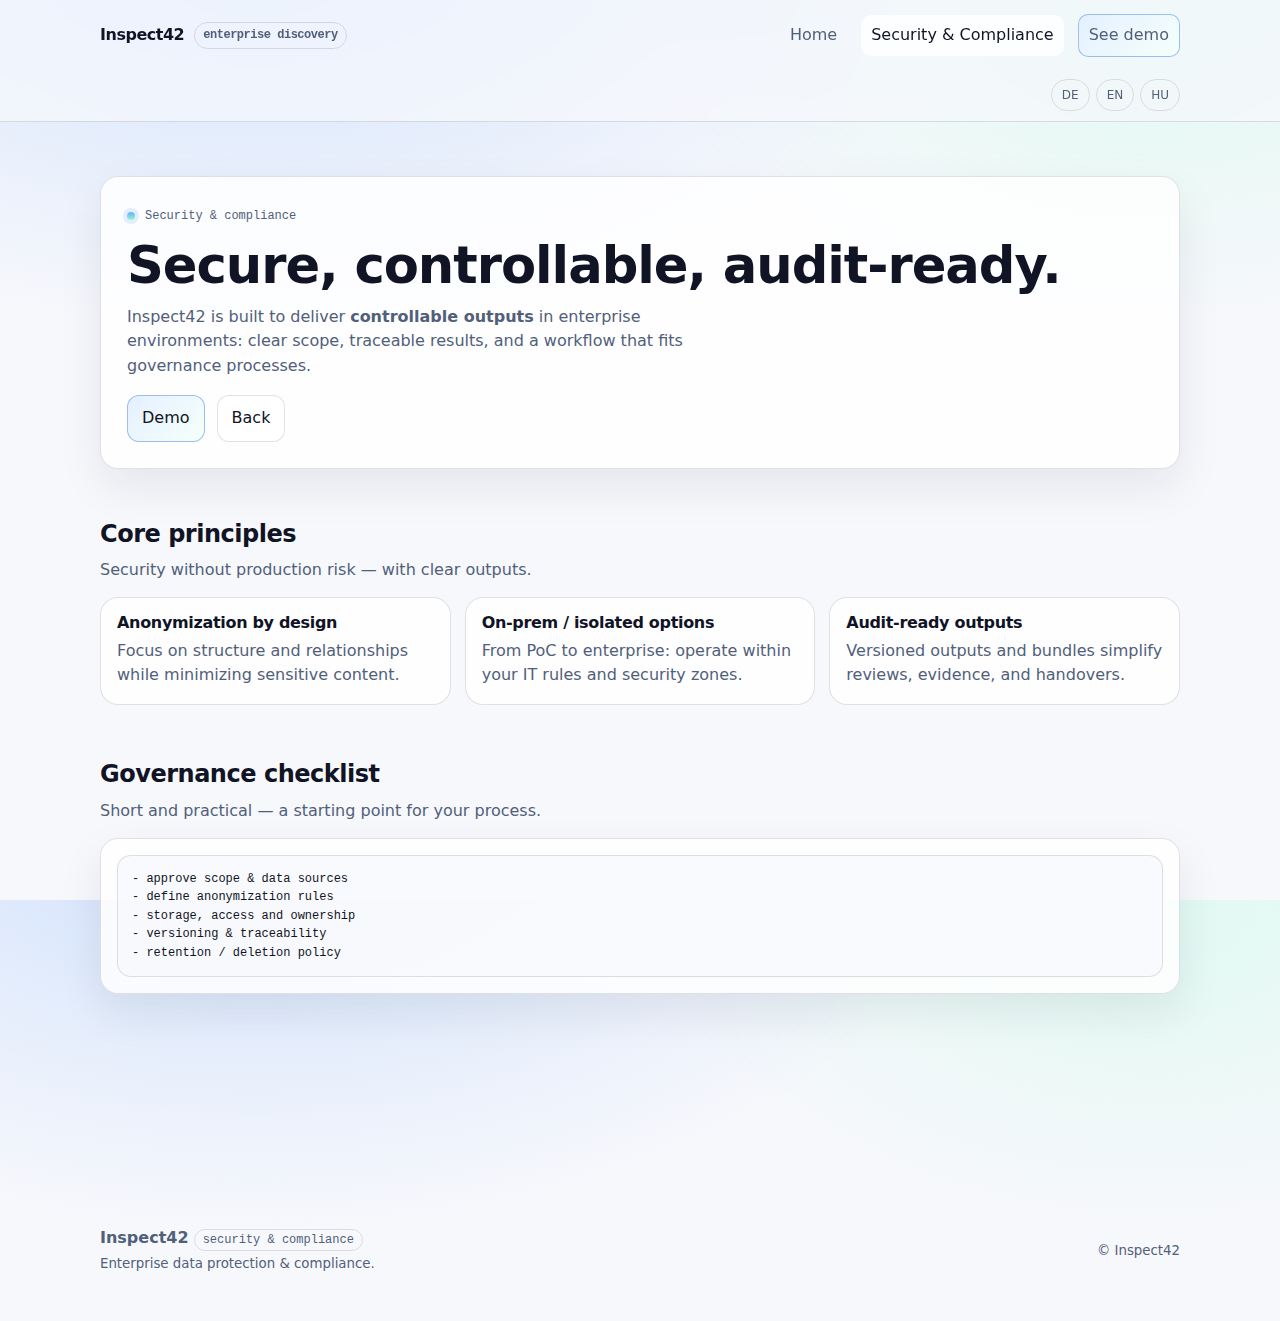
<file: en/security.html>
<!doctype html>
<html lang="en">
  <head>
    <meta charset="UTF-8" />
    <meta name="viewport" content="width=device-width, initial-scale=1.0" />
    <title>Inspect42 — Security & Compliance</title>
    <meta name="description" content="Data protection, governance, auditability — enterprise-ready." />
    <link rel="stylesheet" href="../assets/styles.css" />
  </head>
  <body>
<header class="nav">
  <div class="nav-inner container">
    <a class="brand" href="index.html" aria-label="Inspect42">
      <span>Inspect42</span>
      <span class="badge">enterprise discovery</span>
    </a>
    <nav class="nav-links">
      <a data-nav href="index.html">Home</a>
      <a data-nav href="security.html">Security & Compliance</a>
      <a class="btn primary" href="index.html#demo">See demo</a>
    </nav>
  </div>
  <div class="container" style="padding: 8px var(--pad) 10px;">
    <div class="pills" style="gap:6px; justify-content:flex-end;">
      <a class="pill" href="../index.html" aria-label="Deutsch">DE</a>
      <a class="pill" href="../en/index.html" aria-label="English">EN</a>
      <a class="pill" href="../hu/index.html" aria-label="Magyar">HU</a>
    </div>
  </div>
</header>


    <main class="container">
      <section class="hero reveal">
        <div class="panel hero-main" style="padding: 26px;">
          <div class="kicker"><span class="kdot"></span> Security & compliance</div>
          <h1>Secure, controllable, audit-ready.</h1>
          <p class="subhead">Inspect42 is built to deliver <b>controllable outputs</b> in enterprise environments: clear scope, traceable results, and a workflow that fits governance processes.</p>

          <div class="hero-actions">
            <a class="btn primary" href="index.html#demo">Demo</a>
            <a class="btn" href="index.html">Back</a>
          </div>
        </div>
      </section>

      <section class="section reveal">
        <div class="section-title">
          <div>
            <h2>Core principles</h2>
            <p>Security without production risk — with clear outputs.</p>
          </div>
        </div>

        <div class="grid">
          <div class="card"><h3>Anonymization by design</h3><p>Focus on structure and relationships while minimizing sensitive content.</p></div><div class="card"><h3>On‑prem / isolated options</h3><p>From PoC to enterprise: operate within your IT rules and security zones.</p></div><div class="card"><h3>Audit-ready outputs</h3><p>Versioned outputs and bundles simplify reviews, evidence, and handovers.</p></div>
        </div>
      </section>

      <section class="section reveal">
        <div class="section-title">
          <div>
            <h2>Governance checklist</h2>
            <p>Short and practical — a starting point for your process.</p>
          </div>
        </div>

        <div class="panel" style="padding: 16px;">
          <div class="codebox">- approve scope & data sources
- define anonymization rules
- storage, access and ownership
- versioning & traceability
- retention / deletion policy</div>
        </div>
      </section>

      <section class="section reveal">
        <div class="panel" style="padding: 18px;">
          <div class="section-title" style="margin-bottom: 6px;">
            <div>
              <h2>Compliance with low friction</h2>
              <p>Outputs teams can use — and governance can accept.</p>
            </div>
            <a class="btn primary" href="index.html#demo">Demo</a>
          </div>
        </div>
      </section>

      <footer class="footer">
        <div class="footgrid">
          <div>
            <b>Inspect42</b> <span class="badge">security &amp; compliance</span><br />
            <small>Enterprise data protection & compliance.</small>
          </div>
          <div>
            <small>© Inspect42</small>
          </div>
        </div>
      </footer>
    </main>

    <script src="../assets/main.js"></script>
  </body>
</html>
</file>
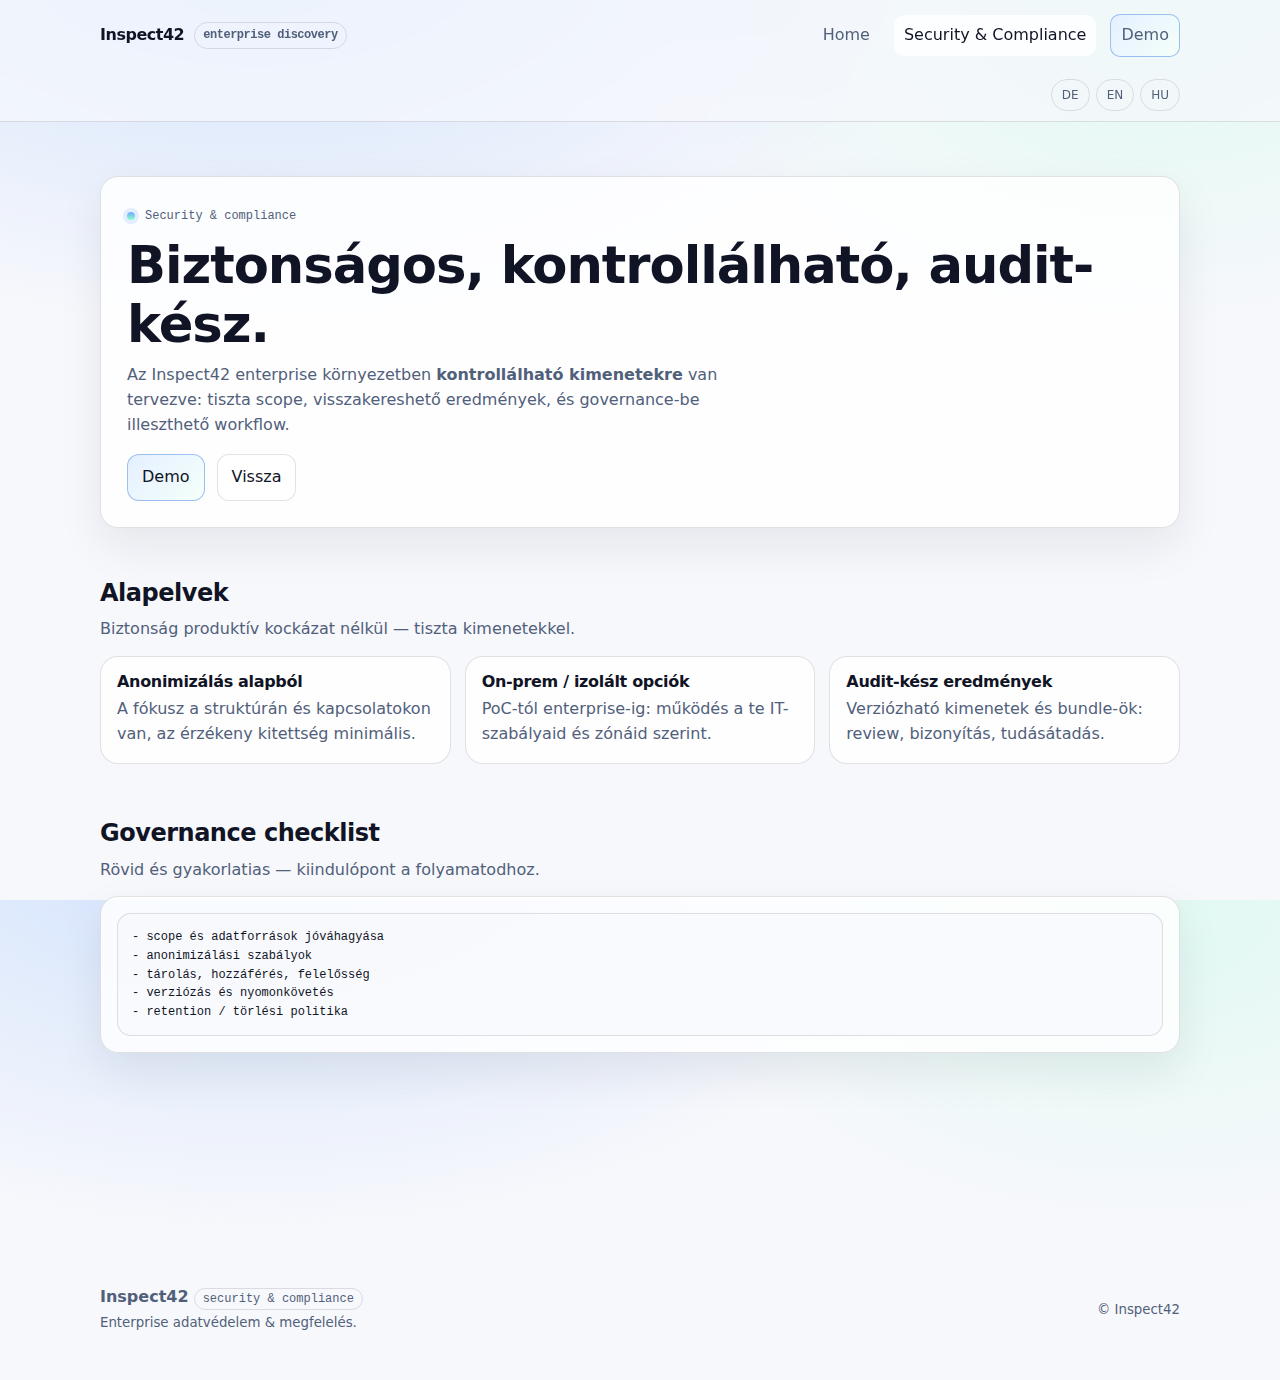
<file: hu/security.html>
<!doctype html>
<html lang="hu">
  <head>
    <meta charset="UTF-8" />
    <meta name="viewport" content="width=device-width, initial-scale=1.0" />
    <title>Inspect42 — Security & Compliance</title>
    <meta name="description" content="Adatvédelem, governance, auditálhatóság — enterprise-ready." />
    <link rel="stylesheet" href="../assets/styles.css" />
  </head>
  <body>
<header class="nav">
  <div class="nav-inner container">
    <a class="brand" href="index.html" aria-label="Inspect42">
      <span>Inspect42</span>
      <span class="badge">enterprise discovery</span>
    </a>
    <nav class="nav-links">
      <a data-nav href="index.html">Home</a>
      <a data-nav href="security.html">Security & Compliance</a>
      <a class="btn primary" href="index.html#demo">Demo</a>
    </nav>
  </div>
  <div class="container" style="padding: 8px var(--pad) 10px;">
    <div class="pills" style="gap:6px; justify-content:flex-end;">
      <a class="pill" href="../index.html" aria-label="Deutsch">DE</a>
      <a class="pill" href="../en/index.html" aria-label="English">EN</a>
      <a class="pill" href="../hu/index.html" aria-label="Magyar">HU</a>
    </div>
  </div>
</header>


    <main class="container">
      <section class="hero reveal">
        <div class="panel hero-main" style="padding: 26px;">
          <div class="kicker"><span class="kdot"></span> Security & compliance</div>
          <h1>Biztonságos, kontrollálható, audit-kész.</h1>
          <p class="subhead">Az Inspect42 enterprise környezetben <b>kontrollálható kimenetekre</b> van tervezve: tiszta scope, visszakereshető eredmények, és governance-be illeszthető workflow.</p>

          <div class="hero-actions">
            <a class="btn primary" href="index.html#demo">Demo</a>
            <a class="btn" href="index.html">Vissza</a>
          </div>
        </div>
      </section>

      <section class="section reveal">
        <div class="section-title">
          <div>
            <h2>Alapelvek</h2>
            <p>Biztonság produktív kockázat nélkül — tiszta kimenetekkel.</p>
          </div>
        </div>

        <div class="grid">
          <div class="card"><h3>Anonimizálás alapból</h3><p>A fókusz a struktúrán és kapcsolatokon van, az érzékeny kitettség minimális.</p></div><div class="card"><h3>On‑prem / izolált opciók</h3><p>PoC-tól enterprise-ig: működés a te IT-szabályaid és zónáid szerint.</p></div><div class="card"><h3>Audit-kész eredmények</h3><p>Verziózható kimenetek és bundle-ök: review, bizonyítás, tudásátadás.</p></div>
        </div>
      </section>

      <section class="section reveal">
        <div class="section-title">
          <div>
            <h2>Governance checklist</h2>
            <p>Rövid és gyakorlatias — kiindulópont a folyamatodhoz.</p>
          </div>
        </div>

        <div class="panel" style="padding: 16px;">
          <div class="codebox">- scope és adatforrások jóváhagyása
- anonimizálási szabályok
- tárolás, hozzáférés, felelősség
- verziózás és nyomonkövetés
- retention / törlési politika</div>
        </div>
      </section>

      <section class="section reveal">
        <div class="panel" style="padding: 18px;">
          <div class="section-title" style="margin-bottom: 6px;">
            <div>
              <h2>Megfelelés súrlódás nélkül</h2>
              <p>Olyan kimenetek, amiket a csapat használ — és a governance elfogad.</p>
            </div>
            <a class="btn primary" href="index.html#demo">Demo</a>
          </div>
        </div>
      </section>

      <footer class="footer">
        <div class="footgrid">
          <div>
            <b>Inspect42</b> <span class="badge">security &amp; compliance</span><br />
            <small>Enterprise adatvédelem & megfelelés.</small>
          </div>
          <div>
            <small>© Inspect42</small>
          </div>
        </div>
      </footer>
    </main>

    <script src="../assets/main.js"></script>
  </body>
</html>
</file>
<file: assets/styles.css>
:root{
  --bg: #0b0d12;
  --panel: #121626;
  --card: #141a2e;
  --text: #e9ecf5;
  --muted: #a8b0c7;
  --border: rgba(255,255,255,.10);
  --brand: #6ea8ff;
  --brand2:#8dffcc;
  --shadow: 0 20px 60px rgba(0,0,0,.35);
  --radius: 18px;
  --maxw: 1120px;
  --pad: 20px;
  --mono: ui-monospace, SFMono-Regular, Menlo, Monaco, Consolas, "Liberation Mono", "Courier New", monospace;
  --sans: ui-sans-serif, system-ui, -apple-system, Segoe UI, Roboto, Helvetica, Arial, "Apple Color Emoji","Segoe UI Emoji";
}

@media (prefers-color-scheme: light) {
  :root{
    --bg: #f7f8fc;
    --panel:#ffffff;
    --card:#ffffff;
    --text:#101425;
    --muted:#51607a;
    --border: rgba(16,20,37,.12);
    --shadow: 0 18px 45px rgba(18,22,38,.08);
  }
}

*{ box-sizing: border-box; }
html,body{ height:100%; }
body{
  margin:0;
  font-family: var(--sans);
  background:
    radial-gradient(1200px 700px at 20% -10%, rgba(110,168,255,.30), transparent 60%),
    radial-gradient(900px 600px at 90% 0%, rgba(141,255,204,.22), transparent 55%),
    var(--bg);
  color: var(--text);
  line-height: 1.55;
}

a{ color: inherit; text-decoration: none; }
p{ margin: 0 0 12px; color: var(--muted); }
h1,h2,h3{ margin: 0 0 10px; line-height: 1.15; letter-spacing: -0.02em; }
small{ color: var(--muted); }
code{ font-family: var(--mono); }

.container{
  max-width: var(--maxw);
  margin: 0 auto;
  padding: 0 var(--pad);
}

.nav{
  position: sticky;
  top: 0;
  z-index: 50;
  backdrop-filter: blur(12px);
  background: color-mix(in oklab, var(--bg) 70%, transparent);
  border-bottom: 1px solid var(--border);
}

.nav-inner{
  display:flex;
  align-items:center;
  justify-content: space-between;
  padding: 14px var(--pad);
}

.brand{
  display:flex;
  align-items:center;
  gap: 10px;
  font-weight: 800;
  letter-spacing: -0.03em;
}
.badge{
  font-family: var(--mono);
  font-size: 12px;
  padding: 3px 8px;
  border: 1px solid var(--border);
  border-radius: 999px;
  color: var(--muted);
}

.nav-links{
  display:flex;
  gap: 14px;
  align-items:center;
}
.nav-links a{
  padding: 8px 10px;
  border-radius: 10px;
  color: var(--muted);
}
.nav-links a[data-active="true"],
.nav-links a:hover{
  background: color-mix(in oklab, var(--panel) 78%, transparent);
  color: var(--text);
}

.btn{
  display:inline-flex;
  align-items:center;
  justify-content:center;
  gap: 8px;
  border-radius: 12px;
  padding: 10px 14px;
  border: 1px solid var(--border);
  background: color-mix(in oklab, var(--panel) 78%, transparent);
  color: var(--text);
  cursor:pointer;
  box-shadow: none;
  transition: transform .12s ease, box-shadow .12s ease, background .12s ease, border-color .12s ease;
  white-space: nowrap;
}
.btn:hover{
  transform: translateY(-1px);
  box-shadow: var(--shadow);
}
.btn.primary{
  border-color: color-mix(in oklab, var(--brand) 55%, var(--border));
  background: linear-gradient(135deg, color-mix(in oklab, var(--brand) 18%, var(--panel)), color-mix(in oklab, var(--brand2) 10%, var(--panel)));
}
.btn.ghost{
  background: transparent;
}
.btn:focus-visible{
  outline: 2px solid color-mix(in oklab, var(--brand) 55%, transparent);
  outline-offset: 2px;
}

.hero{
  padding: 54px 0 24px;
}
.hero-grid{
  display:grid;
  grid-template-columns: 1.2fr .8fr;
  gap: 18px;
  align-items: stretch;
}
@media (max-width: 920px){
  .hero-grid{ grid-template-columns: 1fr; }
}

.panel{
  background: color-mix(in oklab, var(--panel) 82%, transparent);
  border: 1px solid var(--border);
  border-radius: var(--radius);
  box-shadow: var(--shadow);
}
.hero-main{ padding: 26px; }
.hero-side{ padding: 22px; display:flex; flex-direction: column; gap: 12px; }

.kicker{
  display:inline-flex;
  gap: 10px;
  align-items:center;
  font-family: var(--mono);
  font-size: 12px;
  color: var(--muted);
  margin-bottom: 10px;
}
.kdot{
  width: 8px;
  height: 8px;
  border-radius: 99px;
  background: linear-gradient(180deg, var(--brand), var(--brand2));
  box-shadow: 0 0 0 4px color-mix(in oklab, var(--brand) 18%, transparent);
}

h1{
  font-size: clamp(34px, 4vw, 52px);
}
.subhead{
  margin-top: 10px;
  font-size: 16px;
  max-width: 58ch;
}

.hero-actions{
  display:flex;
  gap: 12px;
  flex-wrap: wrap;
  margin-top: 16px;
}

.stat{
  padding: 14px;
  border-radius: 14px;
  border: 1px solid var(--border);
  background: color-mix(in oklab, var(--card) 80%, transparent);
}
.stat b{ display:block; margin-bottom: 4px; }

.section{ padding: 28px 0; }
.section-title{
  display:flex; align-items: baseline; justify-content: space-between; gap: 14px;
  margin-bottom: 14px;
}
.section-title p{ margin: 0; }

.grid{
  display:grid;
  grid-template-columns: repeat(3, 1fr);
  gap: 14px;
}
@media (max-width: 980px){ .grid{ grid-template-columns: repeat(2, 1fr); } }
@media (max-width: 640px){ .grid{ grid-template-columns: 1fr; } }

.card{
  padding: 16px;
  border-radius: var(--radius);
  border: 1px solid var(--border);
  background: color-mix(in oklab, var(--card) 84%, transparent);
  transform: translateY(0);
  transition: transform .2s ease, border-color .2s ease, background .2s ease;
}
.card:hover{
  transform: translateY(-2px);
  border-color: color-mix(in oklab, var(--brand) 22%, var(--border));
}
.card h3{ font-size: 16px; margin-bottom: 6px; }
.card p{ margin: 0; }

.hr{
  height:1px;
  background: var(--border);
  margin: 20px 0;
}

.pills{ display:flex; gap: 8px; flex-wrap: wrap; }
.pill{
  font-size: 12px;
  padding: 6px 10px;
  border-radius: 999px;
  border: 1px solid var(--border);
  color: var(--muted);
  background: transparent;
}

/* Demo stepper (no HTMX) */
.stepper{
  display:grid;
  grid-template-columns: .45fr .55fr;
  gap: 14px;
}
@media (max-width: 920px){
  .stepper{ grid-template-columns: 1fr; }
}
.steps{ padding: 16px; }
.step{
  display:flex;
  gap: 10px;
  padding: 12px;
  border-radius: 14px;
  border: 1px solid var(--border);
  background: transparent;
  margin-bottom: 10px;
  cursor: pointer;
  user-select: none;
  transition: background .15s ease, border-color .15s ease, transform .15s ease;
}
.step:hover{ transform: translateY(-1px); }
.step[data-active="true"]{
  background: color-mix(in oklab, var(--panel) 78%, transparent);
  border-color: color-mix(in oklab, var(--brand) 35%, var(--border));
}
.step-num{
  width: 28px; height: 28px;
  border-radius: 10px;
  display:flex; align-items:center; justify-content:center;
  font-family: var(--mono);
  background: color-mix(in oklab, var(--brand) 14%, transparent);
  border: 1px solid var(--border);
}
.step-body b{ display:block; margin-bottom: 2px; }
.step-body small{ color: var(--muted); }

.demo-panel{ padding: 16px; }
.codebox{
  font-family: var(--mono);
  font-size: 12px;
  line-height: 1.55;
  padding: 14px;
  border-radius: 14px;
  border: 1px solid var(--border);
  background: color-mix(in oklab, var(--bg) 78%, transparent);
  overflow:auto;
  white-space: pre;
}

/* simple reveal animation */
.reveal{
  opacity: 0;
  transform: translateY(10px);
  transition: opacity .6s ease, transform .6s ease;
}
.reveal.in{
  opacity: 1;
  transform: translateY(0);
}

.footer{
  padding: 34px 0 46px;
  color: var(--muted);
}
.footer .footgrid{
  display:flex;
  justify-content: space-between;
  align-items:center;
  gap: 12px;
  flex-wrap: wrap;
}
</file>
